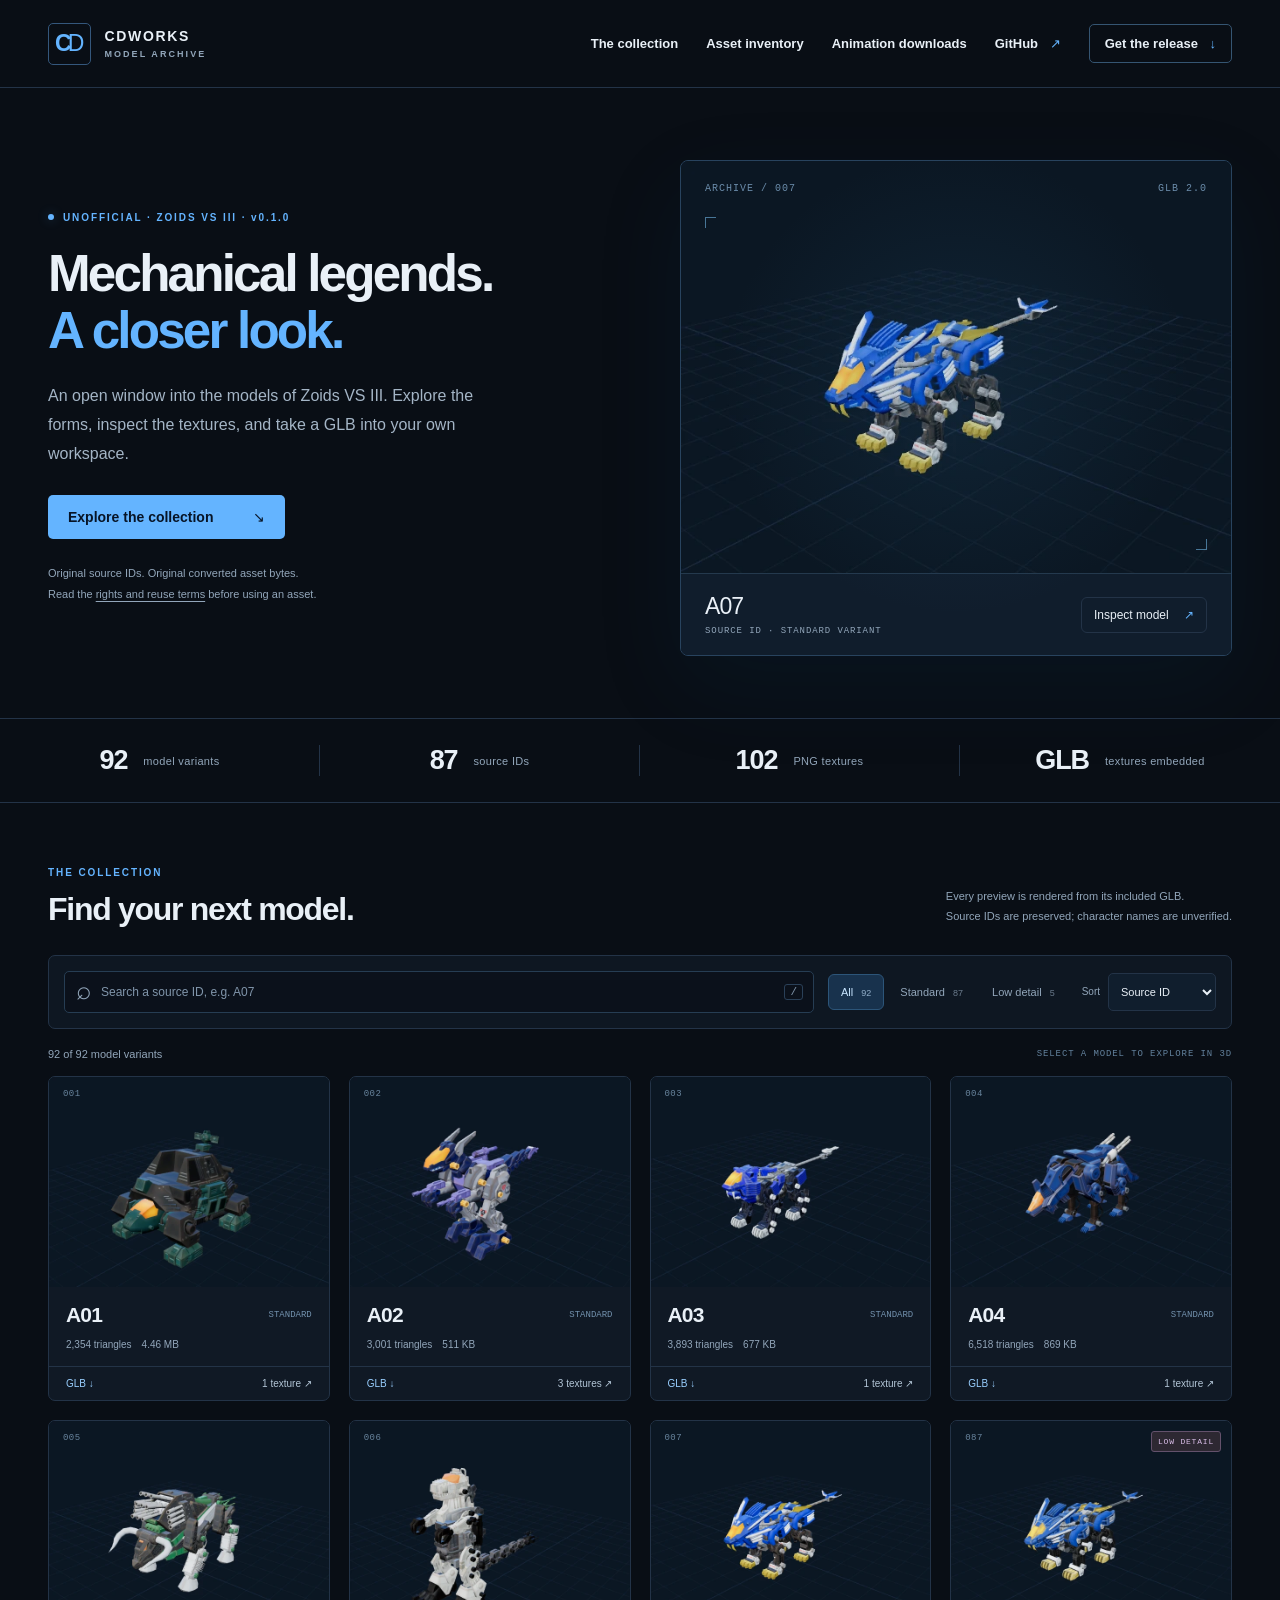
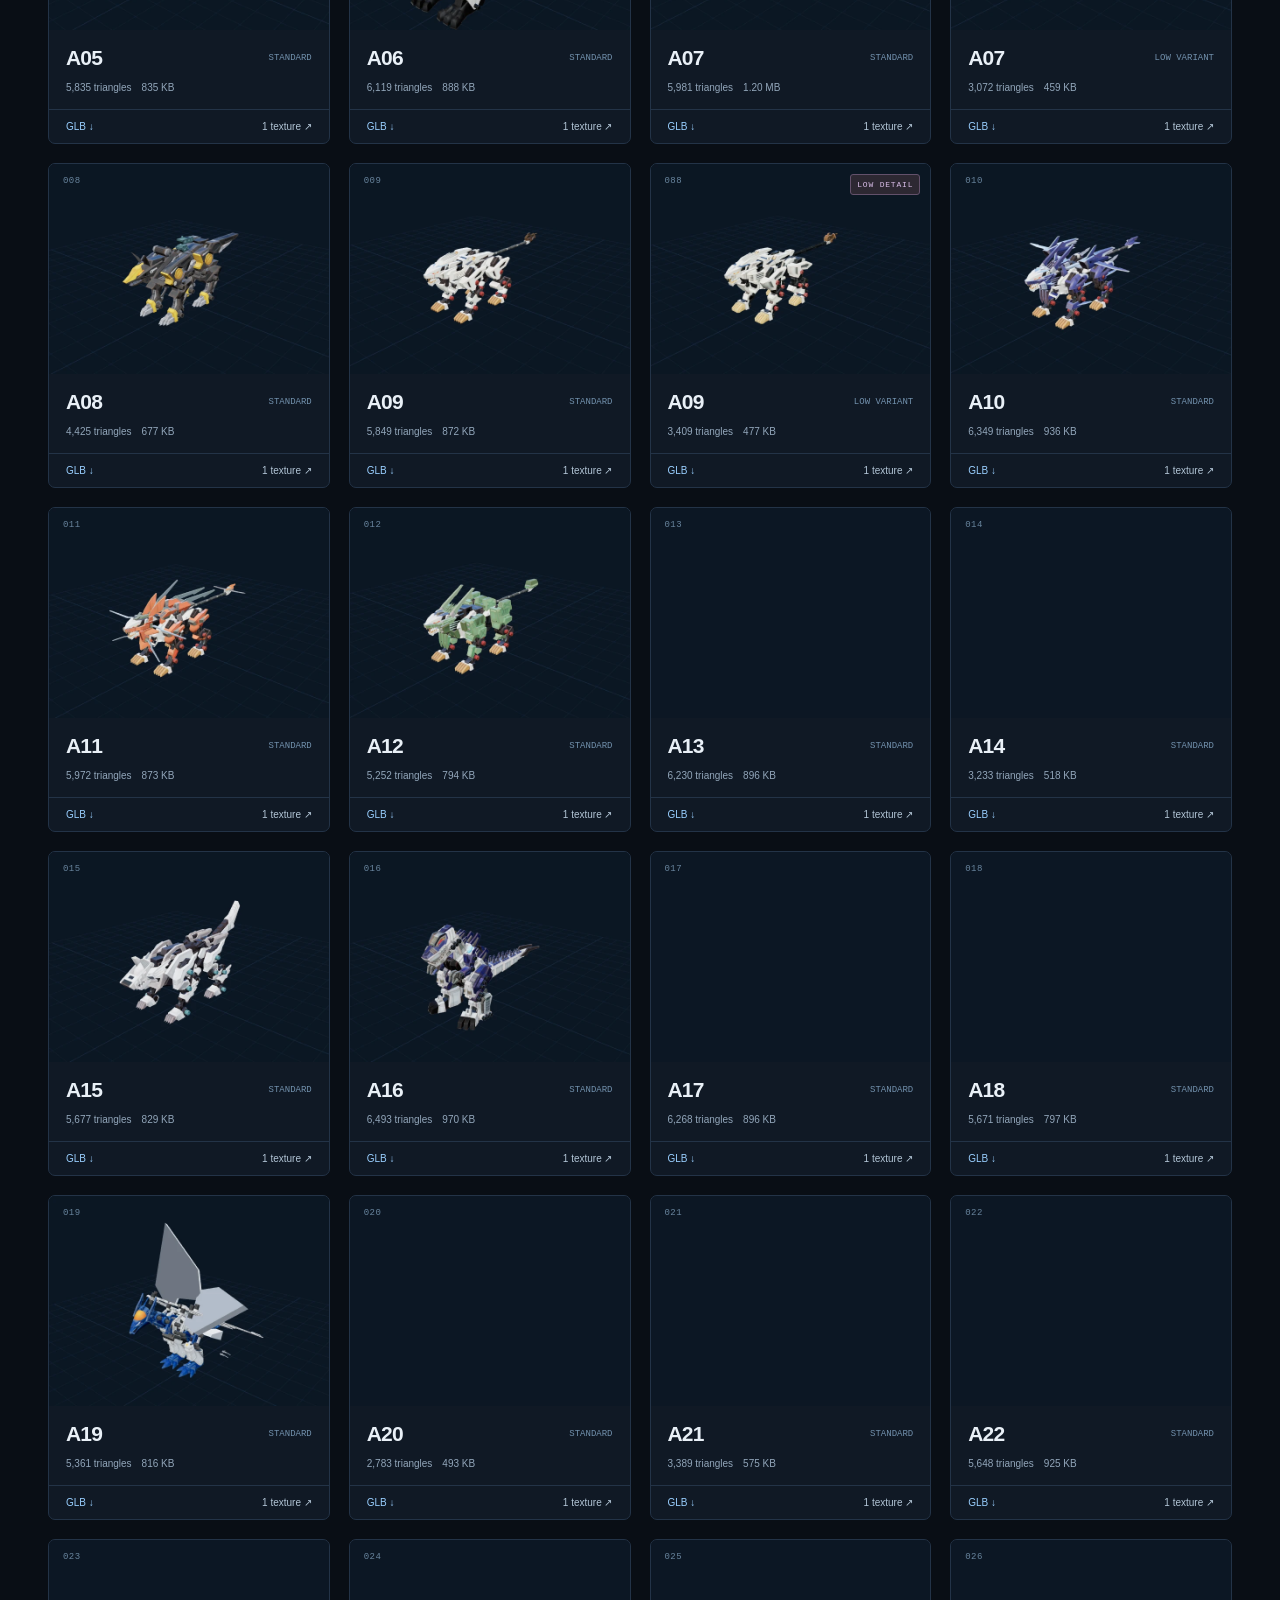
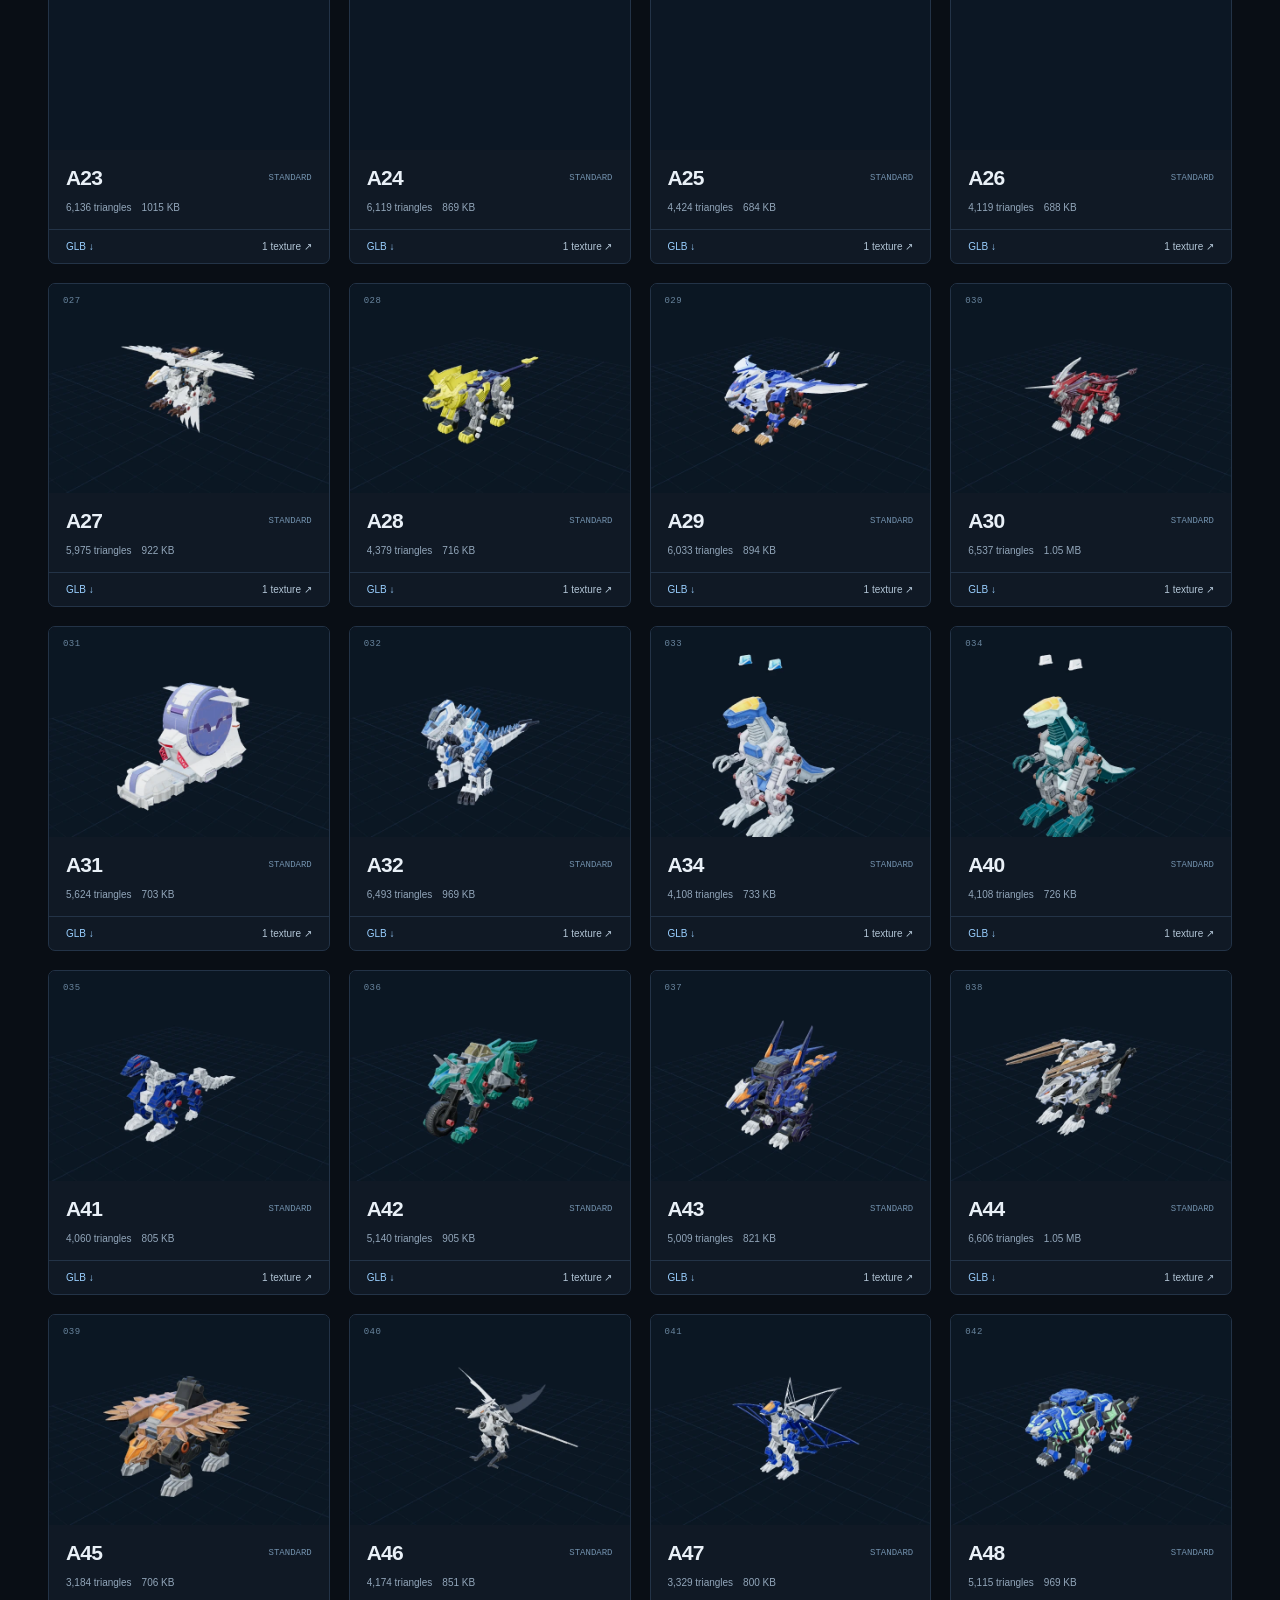
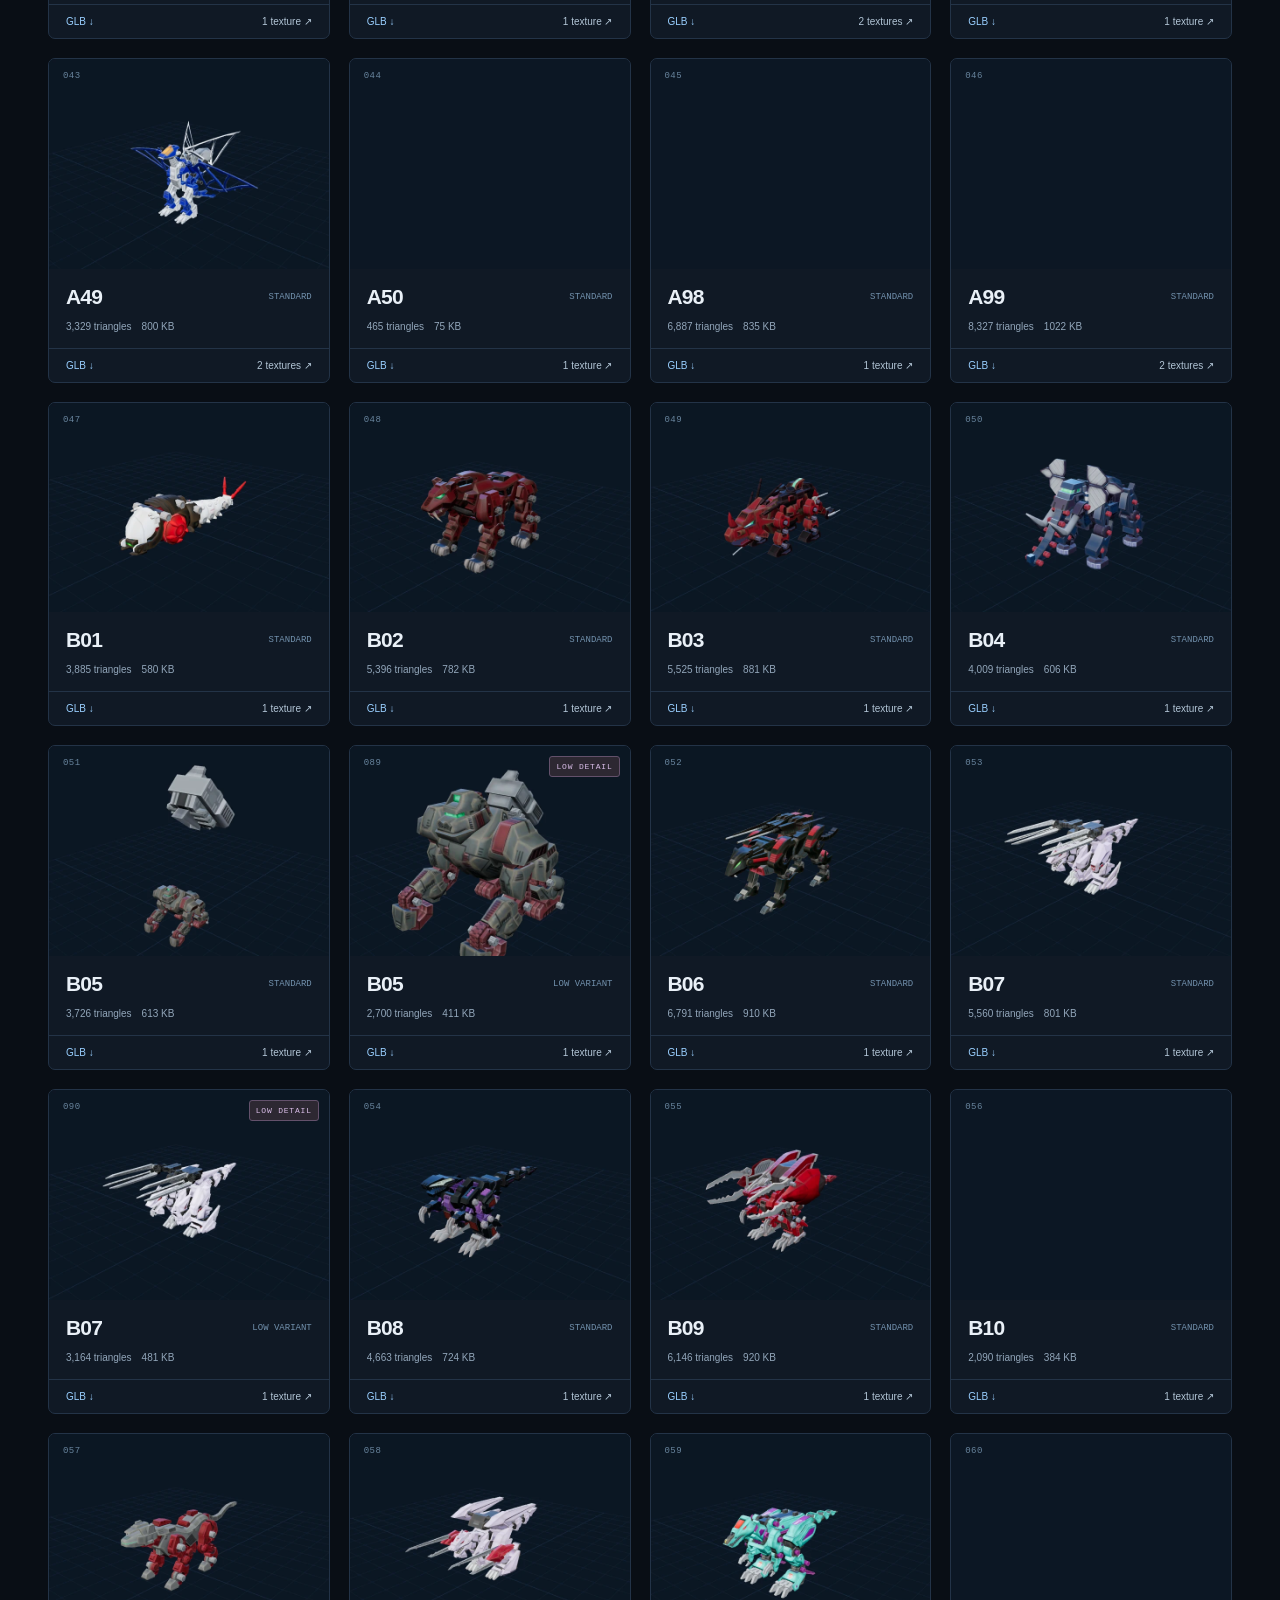
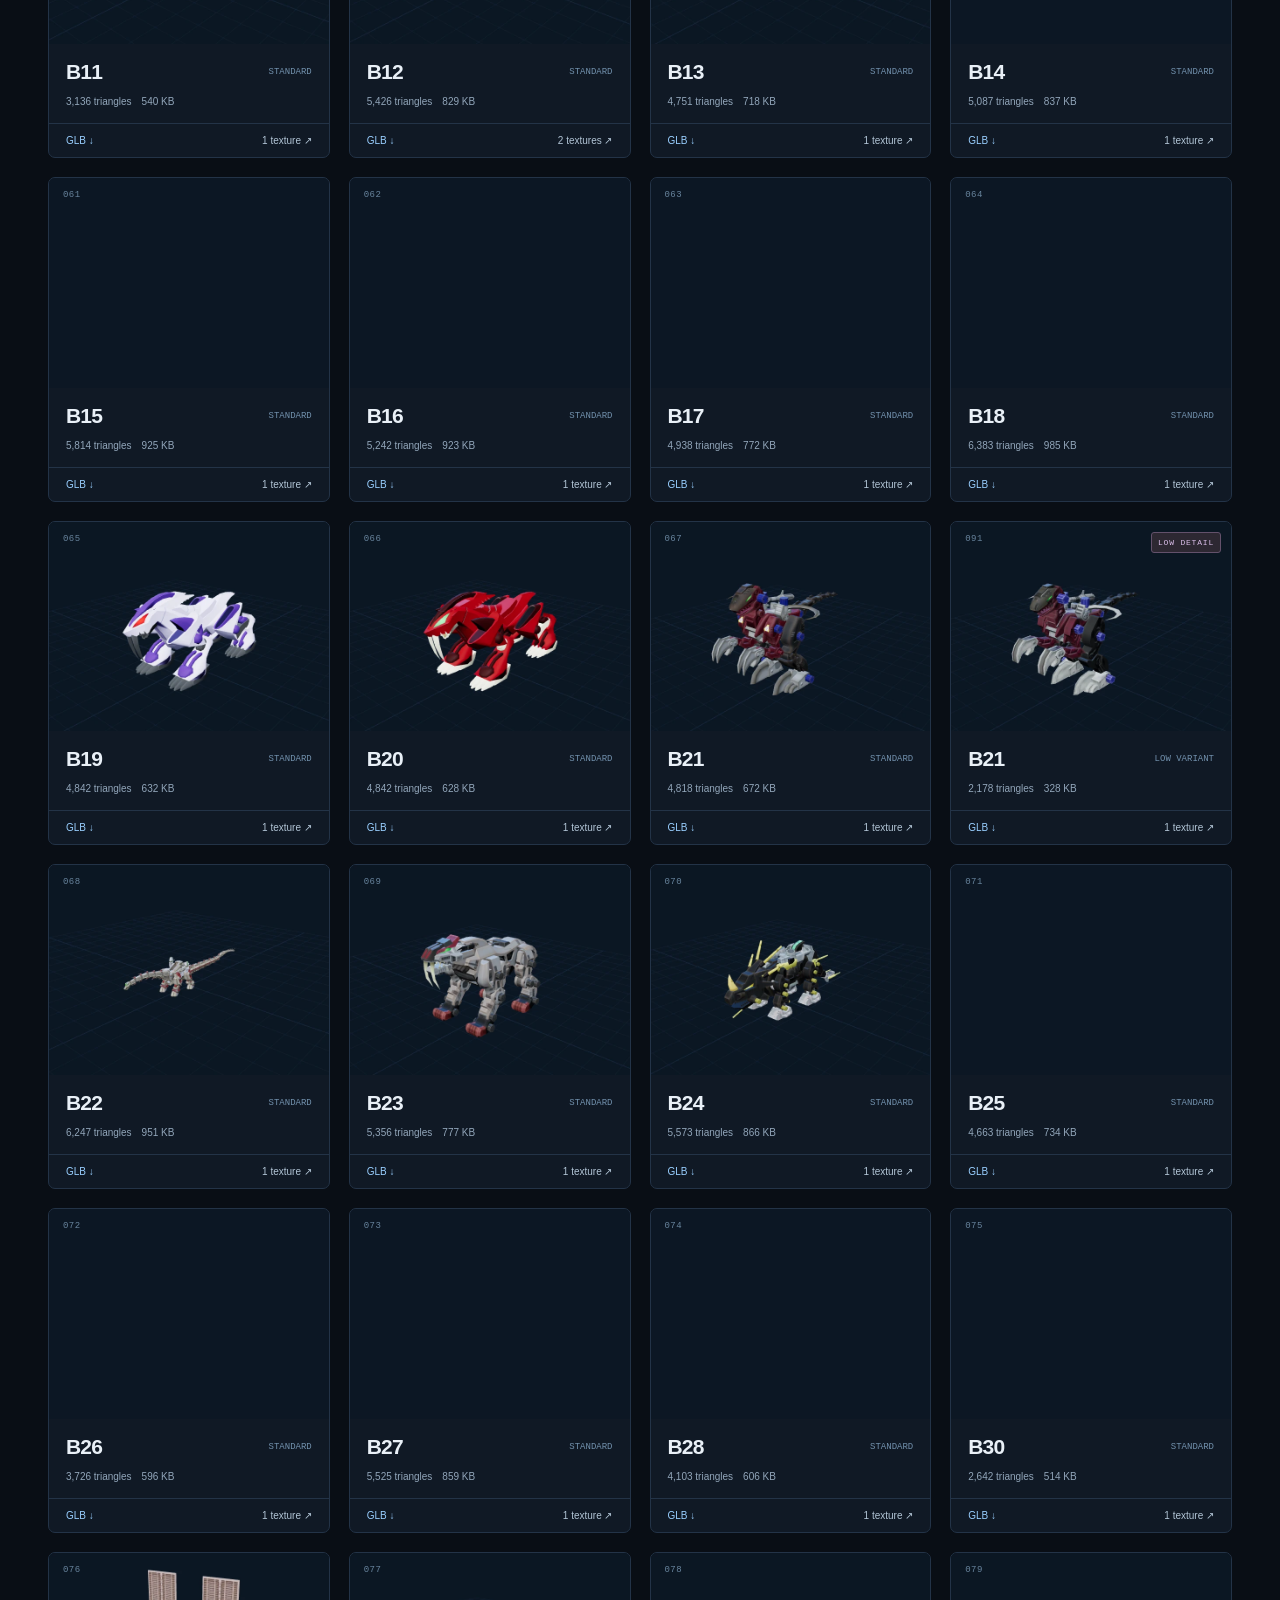
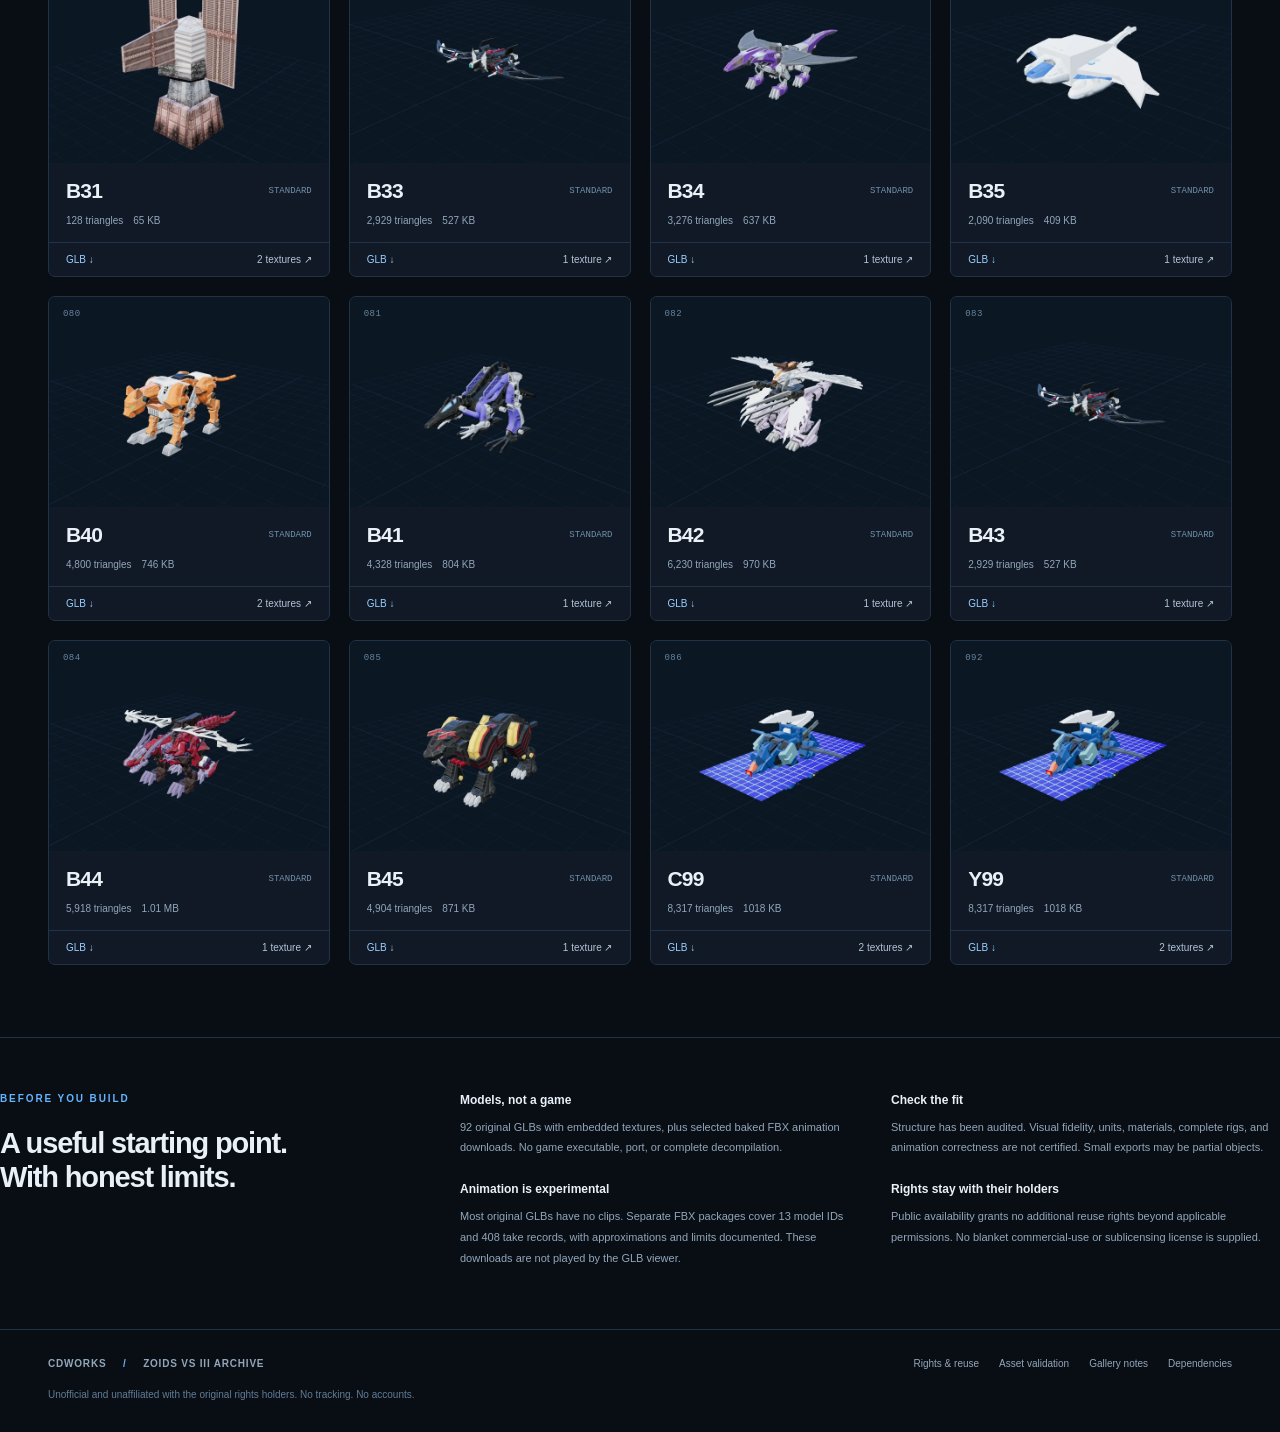
<file: index.html>
<!doctype html>
<html lang="en">
<head>
  <meta charset="utf-8">
  <meta name="viewport" content="width=device-width, initial-scale=1">
  <meta name="color-scheme" content="dark">
  <meta name="description" content="Explore 92 converted Zoids VS III model variants and 102 textures. An unofficial archive with interactive 3D previews and GLB downloads.">
  <title>Zoids VS III — The model archive · CDworks</title>
  <link rel="icon" href="data:image/svg+xml,%3Csvg xmlns='http://www.w3.org/2000/svg' viewBox='0 0 40 40'%3E%3Crect width='40' height='40' rx='10' fill='%230d1928'/%3E%3Cpath d='M10 12h20L14 28h16' fill='none' stroke='%2356adff' stroke-width='4'/%3E%3C/svg%3E">
  <link rel="stylesheet" href="gallery.css?v=fac6012b96d2444b">
  <script type="importmap">{"imports":{"three":"./vendor/three-0.170.0/three.module.min.js"}}</script>
  <script type="module" src="gallery.js"></script>
</head>
<body>
  <a class="skip" href="#collection">Skip to collection</a>
  <header class="site-header">
    <a class="brand" href="./" aria-label="CDworks model archive home"><span class="brand-symbol" aria-hidden="true">C<span>D</span></span><span>CDWORKS<span class="brand-sub">MODEL ARCHIVE</span></span></a>
    <nav aria-label="Main navigation"><a class="nav-archive" href="#collection">The collection</a><a href="inventory/">Asset inventory</a><a href="animations/">Animation downloads</a><a href="https://github.com/CDworks-Design/zoids-vs3-assets">GitHub <span aria-hidden="true">↗</span></a><a class="nav-release" href="https://github.com/CDworks-Design/zoids-vs3-assets/releases/tag/v0.1.0">Get the release <span aria-hidden="true">↓</span></a></nav>
  </header>
  <main>
    <section class="hero" aria-labelledby="hero-title">
      <div class="hero-copy"><p class="eyebrow"><span></span>UNOFFICIAL · ZOIDS VS III · v0.1.0</p><h1 id="hero-title">Mechanical legends.<br><em>A closer look.</em></h1><p class="hero-description">An open window into the models of Zoids VS III. Explore the forms, inspect the textures, and take a GLB into your own workspace.</p><a class="primary-link" href="#collection">Explore the collection <span aria-hidden="true">↘</span></a><p class="hero-note">Original source IDs. Original converted asset bytes.<br>Read the <a href="https://github.com/CDworks-Design/zoids-vs3-assets/blob/v0.1.0/ASSET_RIGHTS.md">rights and reuse terms</a> before using an asset.</p></div>
      <div class="hero-art"><div class="crosshair crosshair-a" aria-hidden="true"></div><div class="crosshair crosshair-b" aria-hidden="true"></div><div class="art-label"><span>ARCHIVE / 007</span><span>GLB 2.0</span></div><img src="thumbnails/zoid__a07.webp" width="640" height="480" alt="Rendered preview of the converted A07 model" fetchpriority="high"><div class="art-caption"><span><strong>A07</strong><small>SOURCE ID · STANDARD VARIANT</small></span><button type="button" id="hero-inspect">Inspect model <span aria-hidden="true">↗</span></button></div></div>
    </section>
    <div class="stats" aria-label="Collection summary"><p><strong>92</strong><span>model variants</span></p><p><strong>87</strong><span>source IDs</span></p><p><strong>102</strong><span>PNG textures</span></p><p><strong>GLB</strong><span>textures embedded</span></p></div>
    <section class="collection" id="collection" aria-labelledby="collection-title">
      <div class="section-heading"><div><p class="eyebrow">THE COLLECTION</p><h2 id="collection-title">Find your next model.</h2></div><p>Every preview is rendered from its included GLB.<br>Source IDs are preserved; character names are unverified.</p></div>
      <div class="toolbar"><div class="search-wrap"><span aria-hidden="true">⌕</span><label class="sr-only" for="search">Search source ID</label><input id="search" type="search" placeholder="Search a source ID, e.g. A07" autocomplete="off"><kbd aria-hidden="true">/</kbd></div><div class="filter-group" role="group" aria-label="Variant filter"><button type="button" data-filter="all" aria-pressed="true">All <span>92</span></button><button type="button" data-filter="standard" aria-pressed="false">Standard <span>87</span></button><button type="button" data-filter="low" aria-pressed="false">Low detail <span>5</span></button></div><label class="sort-label" for="sort">Sort<select id="sort"><option value="id">Source ID</option><option value="size">File size</option><option value="triangles">Triangle count</option></select></label></div>
      <div class="results-bar"><p id="result-count" role="status" aria-live="polite">Loading collection…</p><span>SELECT A MODEL TO EXPLORE IN 3D</span></div>
      <div id="grid" class="model-grid" aria-label="Model collection"></div>
      <div id="collection-error" class="empty-state" hidden><h3>The collection could not load.</h3><p>Check your connection and try again. The assets are also available on GitHub.</p><button type="button" id="retry-catalog">Try again</button><a href="https://github.com/CDworks-Design/zoids-vs3-assets/tree/v0.1.0/models">Browse asset files ↗</a></div>
      <div id="empty" class="empty-state" hidden><h3>No models match that search.</h3><p>Try a source ID such as A01 or B12, or clear the filters.</p><button type="button" id="clear-filters">Clear filters</button></div>
      <noscript><p class="empty-state">JavaScript is needed for the interactive collection. <a href="https://github.com/CDworks-Design/zoids-vs3-assets/blob/v0.1.0/INDEX.md">Browse the model index on GitHub.</a></p></noscript>
    </section>
    <section class="collection-notes" aria-labelledby="notes-title"><div><p class="eyebrow">BEFORE YOU BUILD</p><h2 id="notes-title">A useful starting point.<br>With honest limits.</h2></div><div class="note-columns"><div><h3>Models, not a game</h3><p>92 original GLBs with embedded textures, plus selected baked FBX animation downloads. No game executable, port, or complete decompilation.</p></div><div><h3>Check the fit</h3><p>Structure has been audited. Visual fidelity, units, materials, complete rigs, and animation correctness are not certified. Small exports may be partial objects.</p></div><div><h3>Animation is experimental</h3><p>Most original GLBs have no clips. Separate <a href="animations/">FBX packages cover 13 model IDs and 408 take records</a>, with approximations and limits documented. These downloads are not played by the GLB viewer.</p></div><div><h3>Rights stay with their holders</h3><p>Public availability grants no additional reuse rights beyond applicable permissions. No blanket commercial-use or sublicensing license is supplied.</p></div></div></section>
  </main>
  <footer><span>CDWORKS <span class="footer-dot">/</span> ZOIDS VS III ARCHIVE</span><div><a href="https://github.com/CDworks-Design/zoids-vs3-assets/blob/v0.1.0/ASSET_RIGHTS.md">Rights & reuse</a><a href="https://github.com/CDworks-Design/zoids-vs3-assets/blob/v0.1.0/VALIDATION.md">Asset validation</a><a href="GALLERY_NOTES.md">Gallery notes</a><a href="DEPENDENCIES.md">Dependencies</a></div><p>Unofficial and unaffiliated with the original rights holders. No tracking. No accounts.</p></footer>
  <dialog id="model-dialog" aria-labelledby="model-title">
    <div class="dialog-header"><div><p class="eyebrow">MODEL INSPECTOR</p><h2 id="model-title">Model</h2></div><button type="button" id="close-viewer" class="icon-button" aria-label="Close model viewer">×</button></div>
    <div class="inspector-layout"><div class="viewer-column"><div class="viewport" id="viewport" tabindex="0" role="group" aria-label="Interactive model. Drag to orbit, scroll or pinch to zoom. Arrow keys orbit, plus and minus zoom, R resets."><div class="viewer-status" id="viewer-status" role="status" aria-live="polite">Loading model…</div></div><div class="viewer-controls" role="group" aria-label="Camera controls"><button type="button" id="orbit-left" aria-label="Orbit left">↶</button><button type="button" id="orbit-right" aria-label="Orbit right">↷</button><button type="button" id="zoom-in" aria-label="Zoom in">+</button><button type="button" id="zoom-out" aria-label="Zoom out">−</button><button type="button" id="reset-view">Reset view</button><button type="button" id="retry-model" hidden>Retry model</button></div><p class="viewer-help">Drag to orbit · scroll / pinch to zoom · arrow keys to orbit · R to reset</p></div><aside class="model-details"><span id="variant-badge" class="badge"></span><dl id="model-facts"></dl><a id="download-model" class="download-primary" download>Download GLB <span aria-hidden="true">↓</span></a><p class="muted tiny">Includes its textures. Original file, unchanged.</p><section class="animation-controls" id="animation-controls" hidden><h3>Experimental clips</h3><p id="animation-note"></p><label for="clip">Clip</label><select id="clip"></select><div class="playback-actions"><button type="button" id="play-clip">Play once</button><button type="button" id="stop-clip">Stop / reset</button></div><p id="playback-status" class="tiny" role="status" aria-live="polite">Playback is opt-in; clips do not auto-loop.</p></section><section class="texture-section"><h3 id="textures-title">Textures</h3><div id="texture-list"></div></section><p class="rights-reminder">Preview appearance is approximate. <a href="https://github.com/CDworks-Design/zoids-vs3-assets/blob/v0.1.0/ASSET_RIGHTS.md">Review reuse terms ↗</a></p></aside></div>
  </dialog>
</body>
</html>
</file>
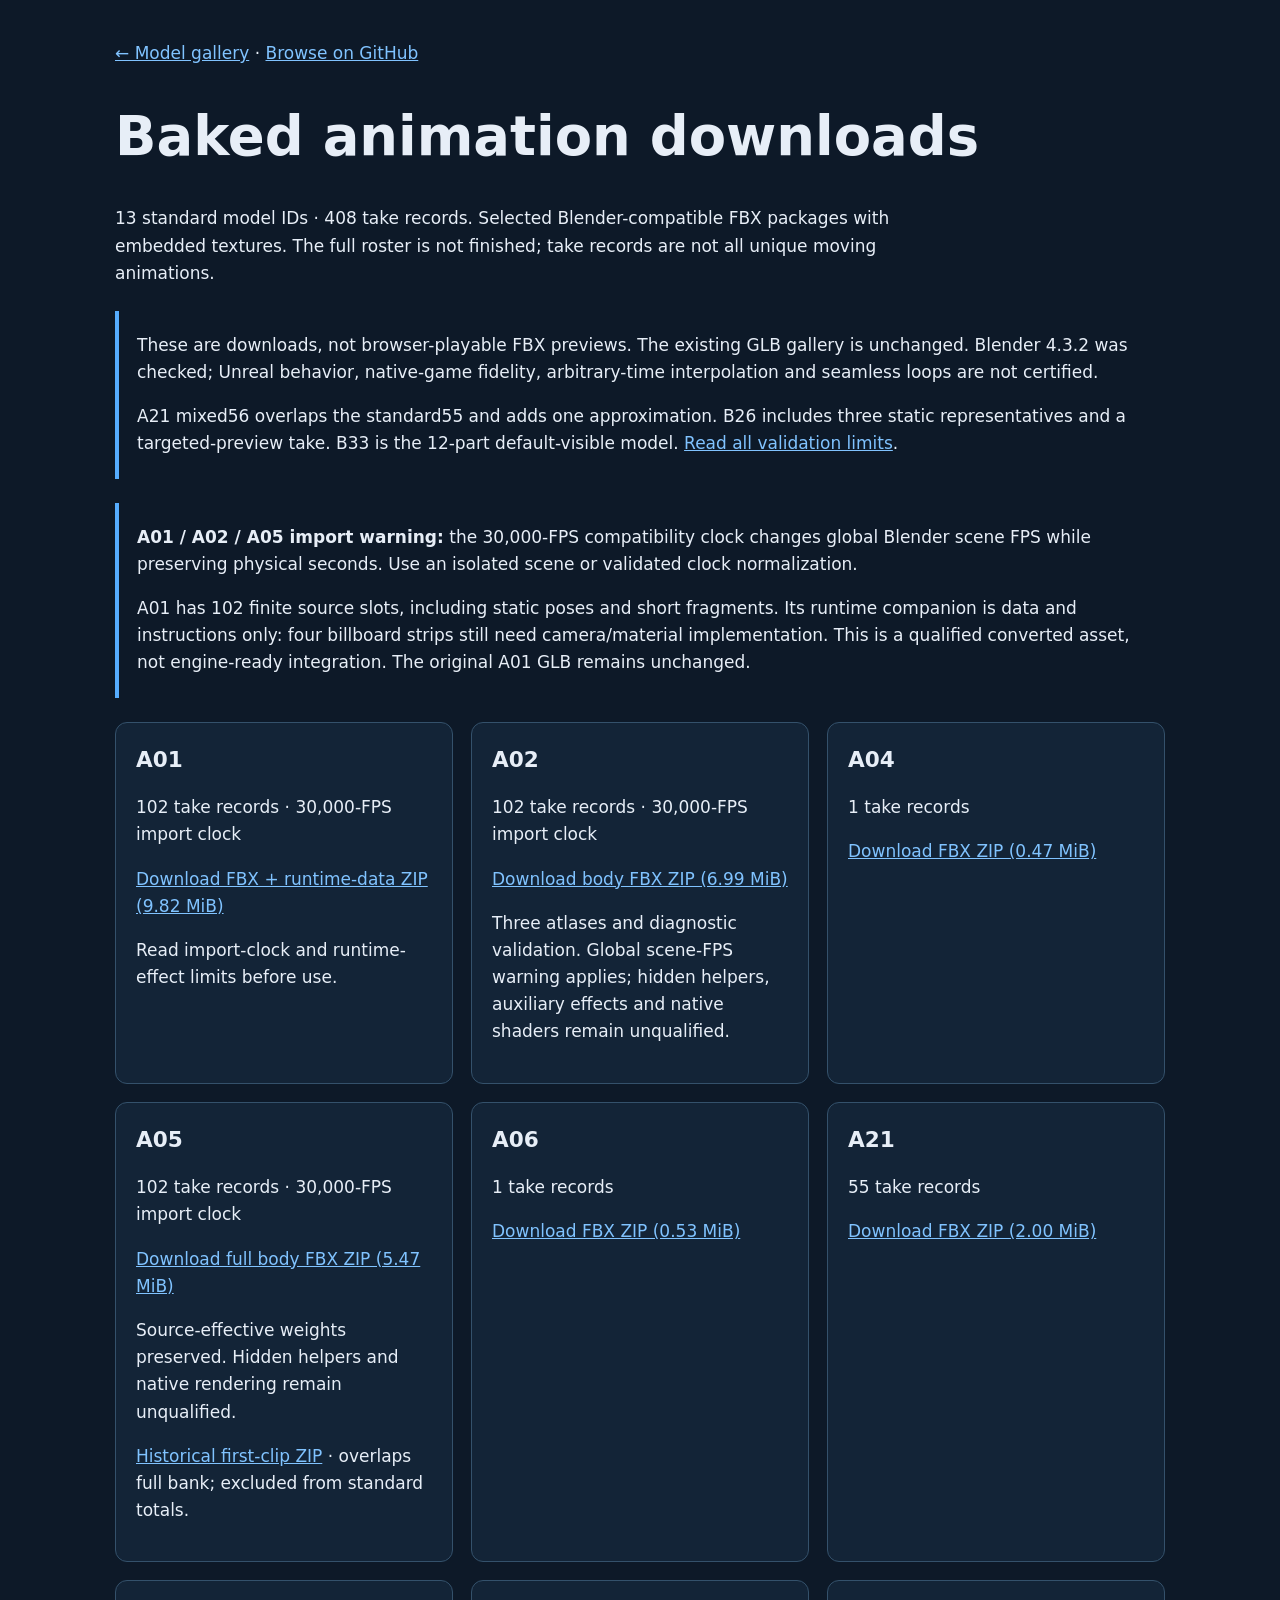
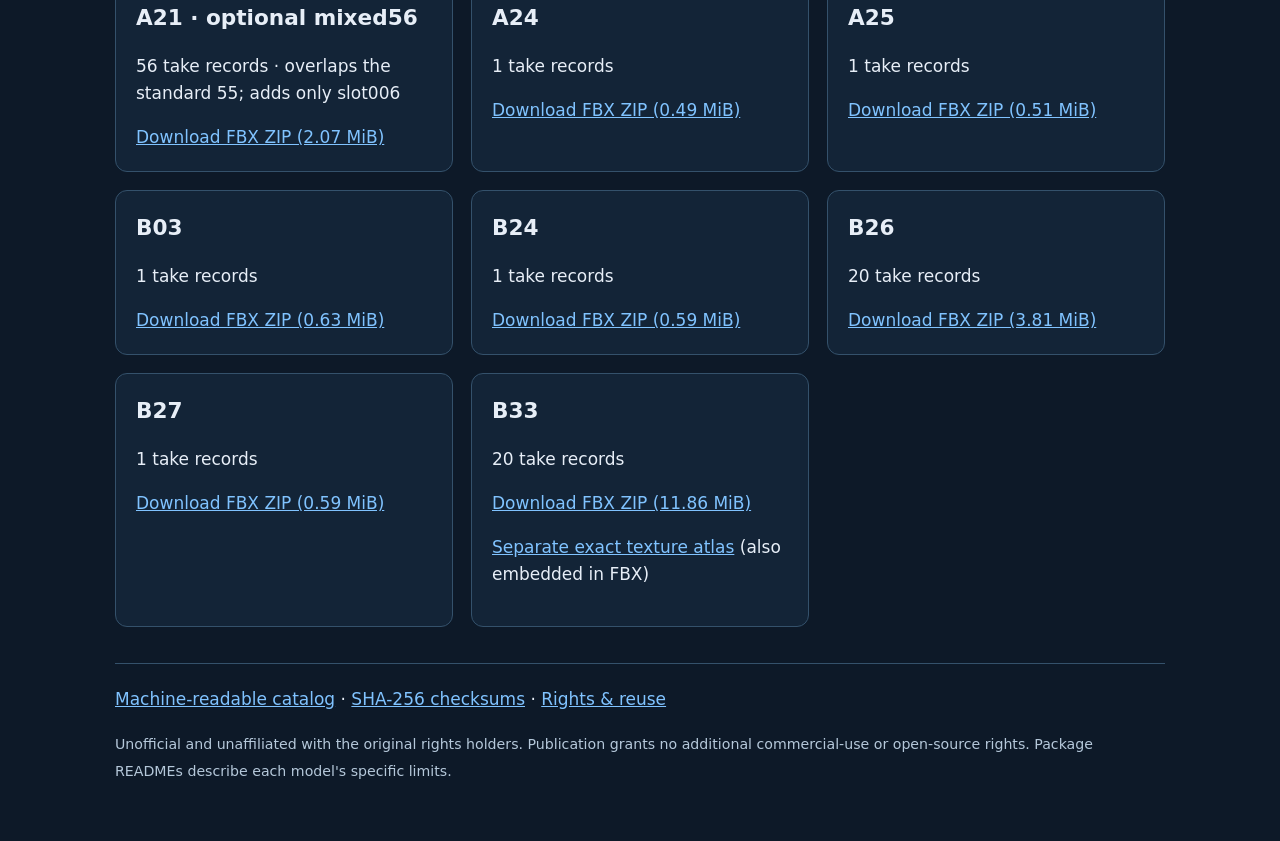
<file: animations/index.html>
<!doctype html>
<html lang="en"><head><meta charset="utf-8"><meta name="viewport" content="width=device-width, initial-scale=1"><title>Zoids animation downloads · CDworks</title><meta name="description" content="Experimental baked FBX animation downloads for 13 Zoids VS III source IDs, with documented compatibility limits."><style>body{margin:0;background:#0d1928;color:#e7eef7;font:17px/1.6 system-ui,sans-serif}main{max-width:1050px;margin:auto;padding:40px 24px}a{color:#80c3ff}h1{line-height:1.2;font-size:clamp(2rem,5vw,3.4rem)}.lead{max-width:850px}ul{list-style:none;padding:0;display:grid;grid-template-columns:repeat(auto-fit,minmax(260px,1fr));gap:18px}li{border:1px solid #34516b;border-radius:12px;padding:20px;background:#132437}li h2{font-size:1.35rem;margin:0}small{color:#b5c8da}.notice{border-left:4px solid #56adff;padding:4px 18px;margin:24px 0}footer{margin-top:36px;border-top:1px solid #34516b;padding-top:22px}</style></head>
<body><main><nav><a href="../">← Model gallery</a> · <a href="https://github.com/CDworks-Design/zoids-vs3-assets/tree/main/animations">Browse on GitHub</a></nav><h1>Baked animation downloads</h1><p class="lead">13 standard model IDs · 408 take records. Selected Blender-compatible FBX packages with embedded textures. The full roster is not finished; take records are not all unique moving animations.</p>
<div class="notice"><p>These are downloads, not browser-playable FBX previews. The existing GLB gallery is unchanged. Blender 4.3.2 was checked; Unreal behavior, native-game fidelity, arbitrary-time interpolation and seamless loops are not certified.</p><p>A21 mixed56 overlaps the standard55 and adds one approximation. B26 includes three static representatives and a targeted-preview take. B33 is the 12-part default-visible model. <a href="https://github.com/CDworks-Design/zoids-vs3-assets/blob/main/animations/README.md">Read all validation limits</a>.</p></div>
<div class="notice"><p><strong>A01 / A02 / A05 import warning:</strong> the 30,000-FPS compatibility clock changes global Blender scene FPS while preserving physical seconds. Use an isolated scene or validated clock normalization.</p><p>A01 has 102 finite source slots, including static poses and short fragments. Its runtime companion is data and instructions only: four billboard strips still need camera/material implementation. This is a qualified converted asset, not engine-ready integration. The original A01 GLB remains unchanged.</p></div>
<ul><li><h2>A01</h2><p>102 take records · 30,000-FPS import clock</p><a href="downloads/A01_102_TAKES_IMPORTCLOCK30000.zip" download>Download FBX + runtime-data ZIP (9.82 MiB)</a><p>Read import-clock and runtime-effect limits before use.</p></li>
<li><h2>A02</h2><p>102 take records · 30,000-FPS import clock</p><a href="downloads/A02_102_TAKES_IMPORTCLOCK30000.zip" download>Download body FBX ZIP (6.99 MiB)</a><p>Three atlases and diagnostic validation. Global scene-FPS warning applies; hidden helpers, auxiliary effects and native shaders remain unqualified.</p></li>
<li><h2>A04</h2><p>1 take records</p><a href="downloads/A04-blender-compat-1-takes.zip" download>Download FBX ZIP (0.47 MiB)</a></li>
<li><h2>A05</h2><p>102 take records · 30,000-FPS import clock</p><a href="downloads/A05_102_TAKES_IMPORTCLOCK30000.zip" download>Download full body FBX ZIP (5.47 MiB)</a><p>Source-effective weights preserved. Hidden helpers and native rendering remain unqualified.</p><p><a href="downloads/A05-blender-compat-1-takes.zip" download>Historical first-clip ZIP</a> · overlaps full bank; excluded from standard totals.</p></li>
<li><h2>A06</h2><p>1 take records</p><a href="downloads/A06-blender-compat-1-takes.zip" download>Download FBX ZIP (0.53 MiB)</a></li>
<li><h2>A21</h2><p>55 take records</p><a href="downloads/A21-blender-compat-55-takes.zip" download>Download FBX ZIP (2.00 MiB)</a></li>
<li><h2>A21 · optional mixed56</h2><p>56 take records · overlaps the standard 55; adds only slot006</p><a href="downloads/A21-mixed56-approximation-56-takes.zip" download>Download FBX ZIP (2.07 MiB)</a></li>
<li><h2>A24</h2><p>1 take records</p><a href="downloads/A24-blender-compat-1-takes.zip" download>Download FBX ZIP (0.49 MiB)</a></li>
<li><h2>A25</h2><p>1 take records</p><a href="downloads/A25-blender-compat-1-takes.zip" download>Download FBX ZIP (0.51 MiB)</a></li>
<li><h2>B03</h2><p>1 take records</p><a href="downloads/B03-blender-compat-1-takes.zip" download>Download FBX ZIP (0.63 MiB)</a></li>
<li><h2>B24</h2><p>1 take records</p><a href="downloads/B24-blender-compat-1-takes.zip" download>Download FBX ZIP (0.59 MiB)</a></li>
<li><h2>B26</h2><p>20 take records</p><a href="downloads/B26-blender-compat-20-takes.zip" download>Download FBX ZIP (3.81 MiB)</a></li>
<li><h2>B27</h2><p>1 take records</p><a href="downloads/B27-blender-compat-1-takes.zip" download>Download FBX ZIP (0.59 MiB)</a></li>
<li><h2>B33</h2><p>20 take records</p><a href="downloads/B33-blender-compat-20-takes.zip" download>Download FBX ZIP (11.86 MiB)</a><p><a href="downloads/b33_tex_014560_cmpr.png" download>Separate exact texture atlas</a> (also embedded in FBX)</p></li></ul><footer><a href="catalog.json">Machine-readable catalog</a> · <a href="SHA256SUMS">SHA-256 checksums</a> · <a href="https://github.com/CDworks-Design/zoids-vs3-assets/blob/main/ASSET_RIGHTS.md">Rights &amp; reuse</a><p><small>Unofficial and unaffiliated with the original rights holders. Publication grants no additional commercial-use or open-source rights. Package READMEs describe each model's specific limits.</small></p></footer></main></body></html>
</file>
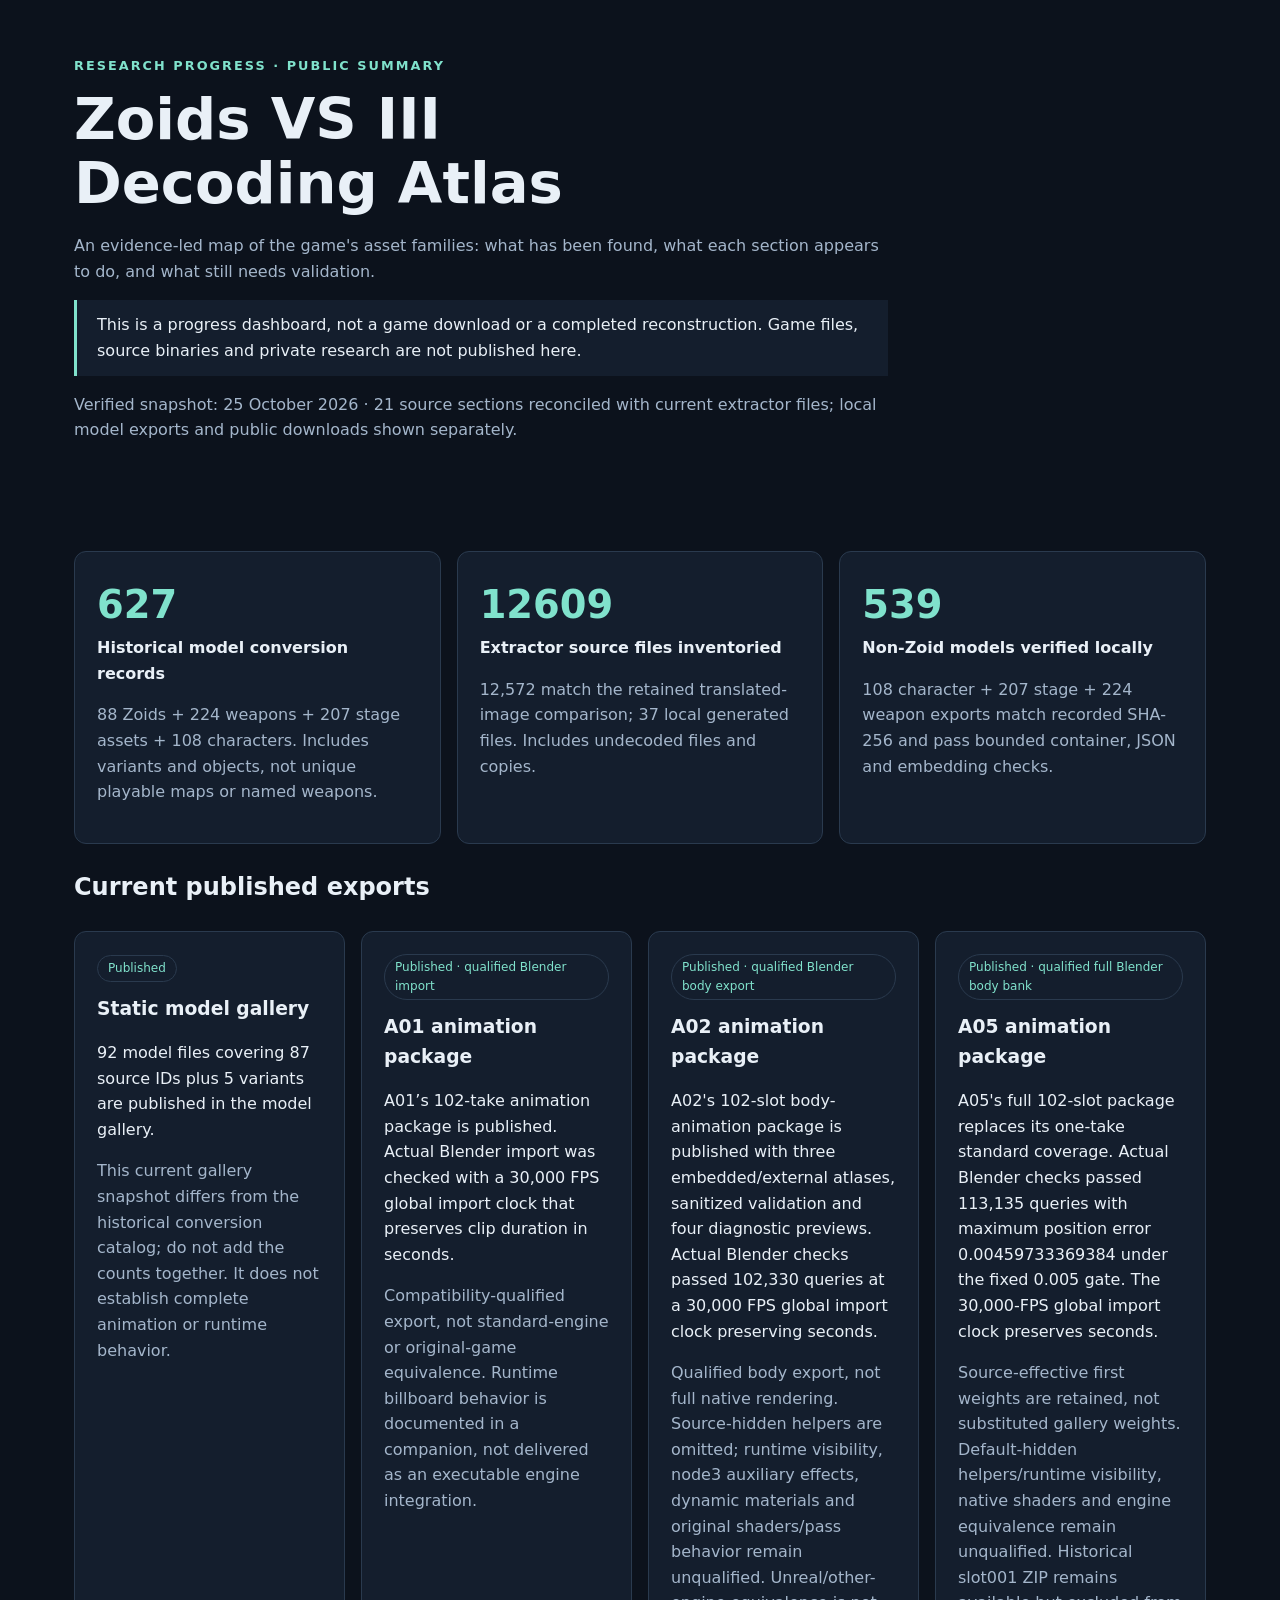
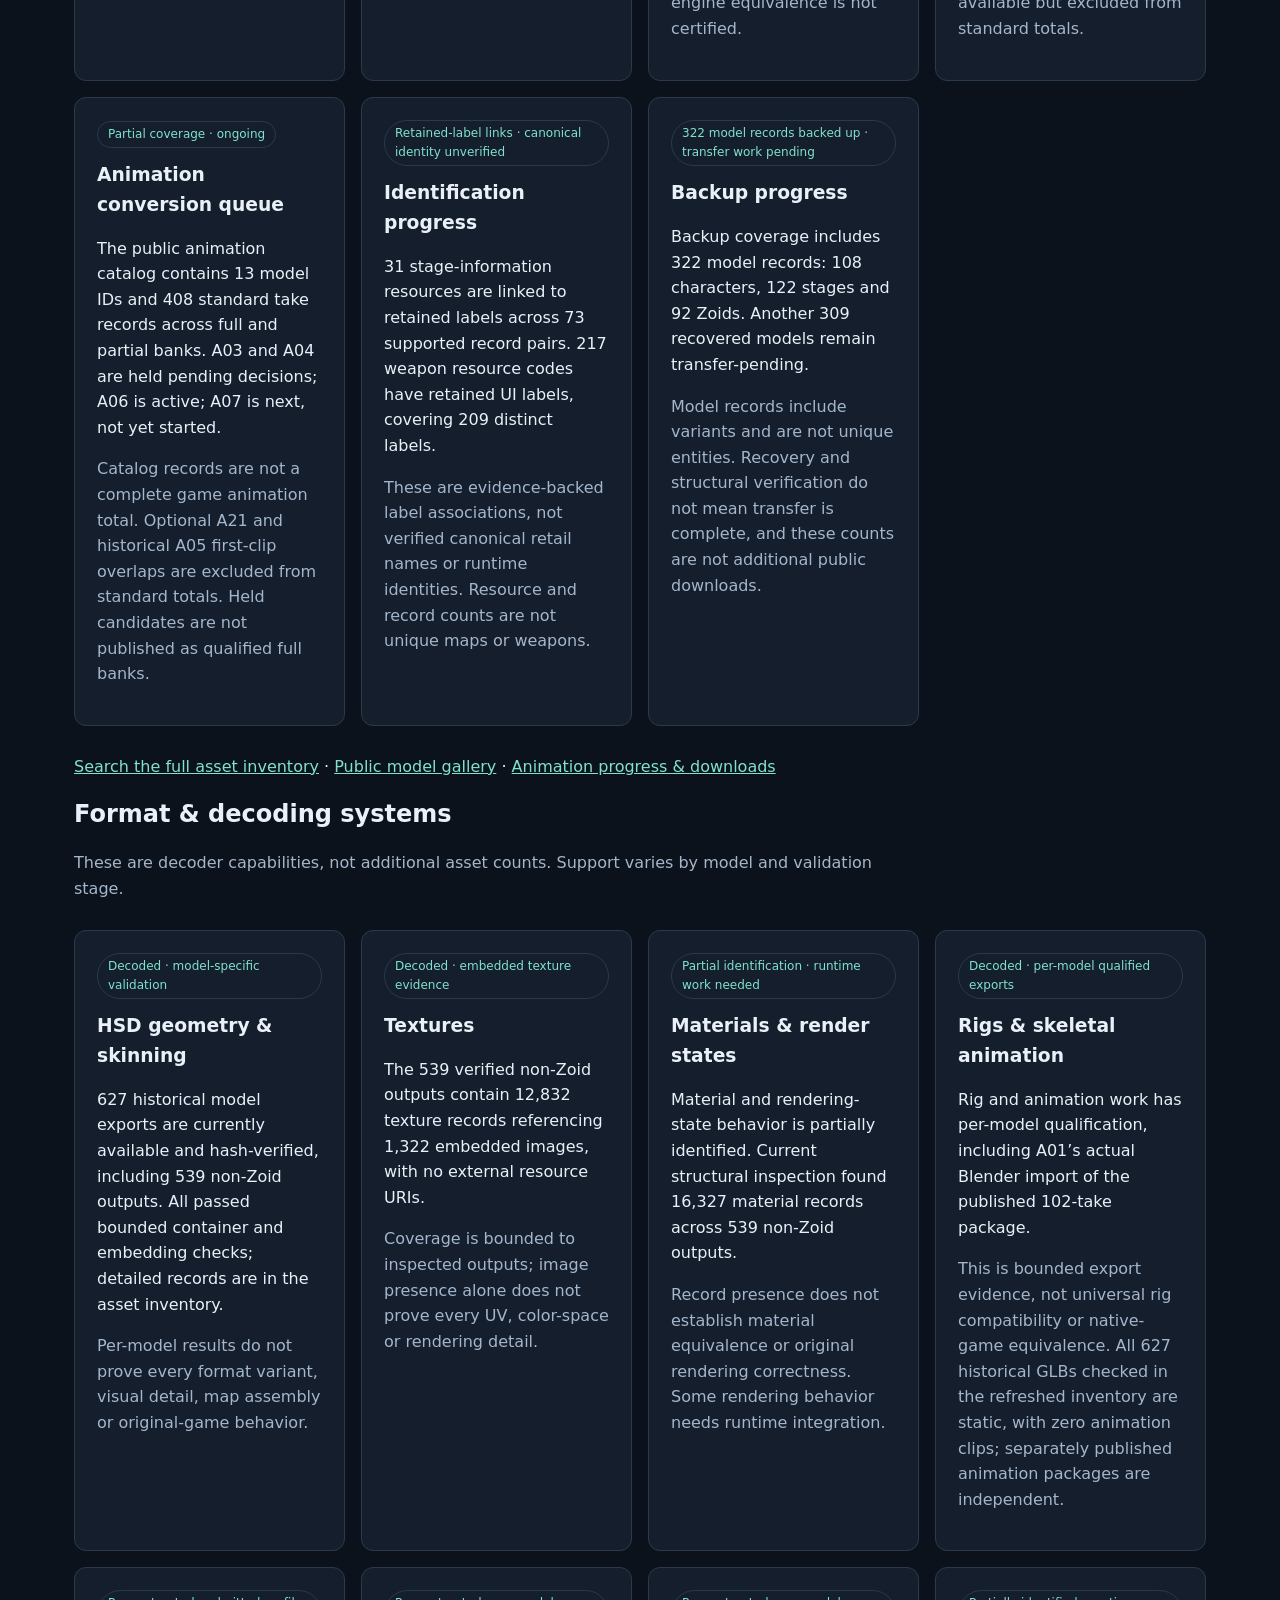
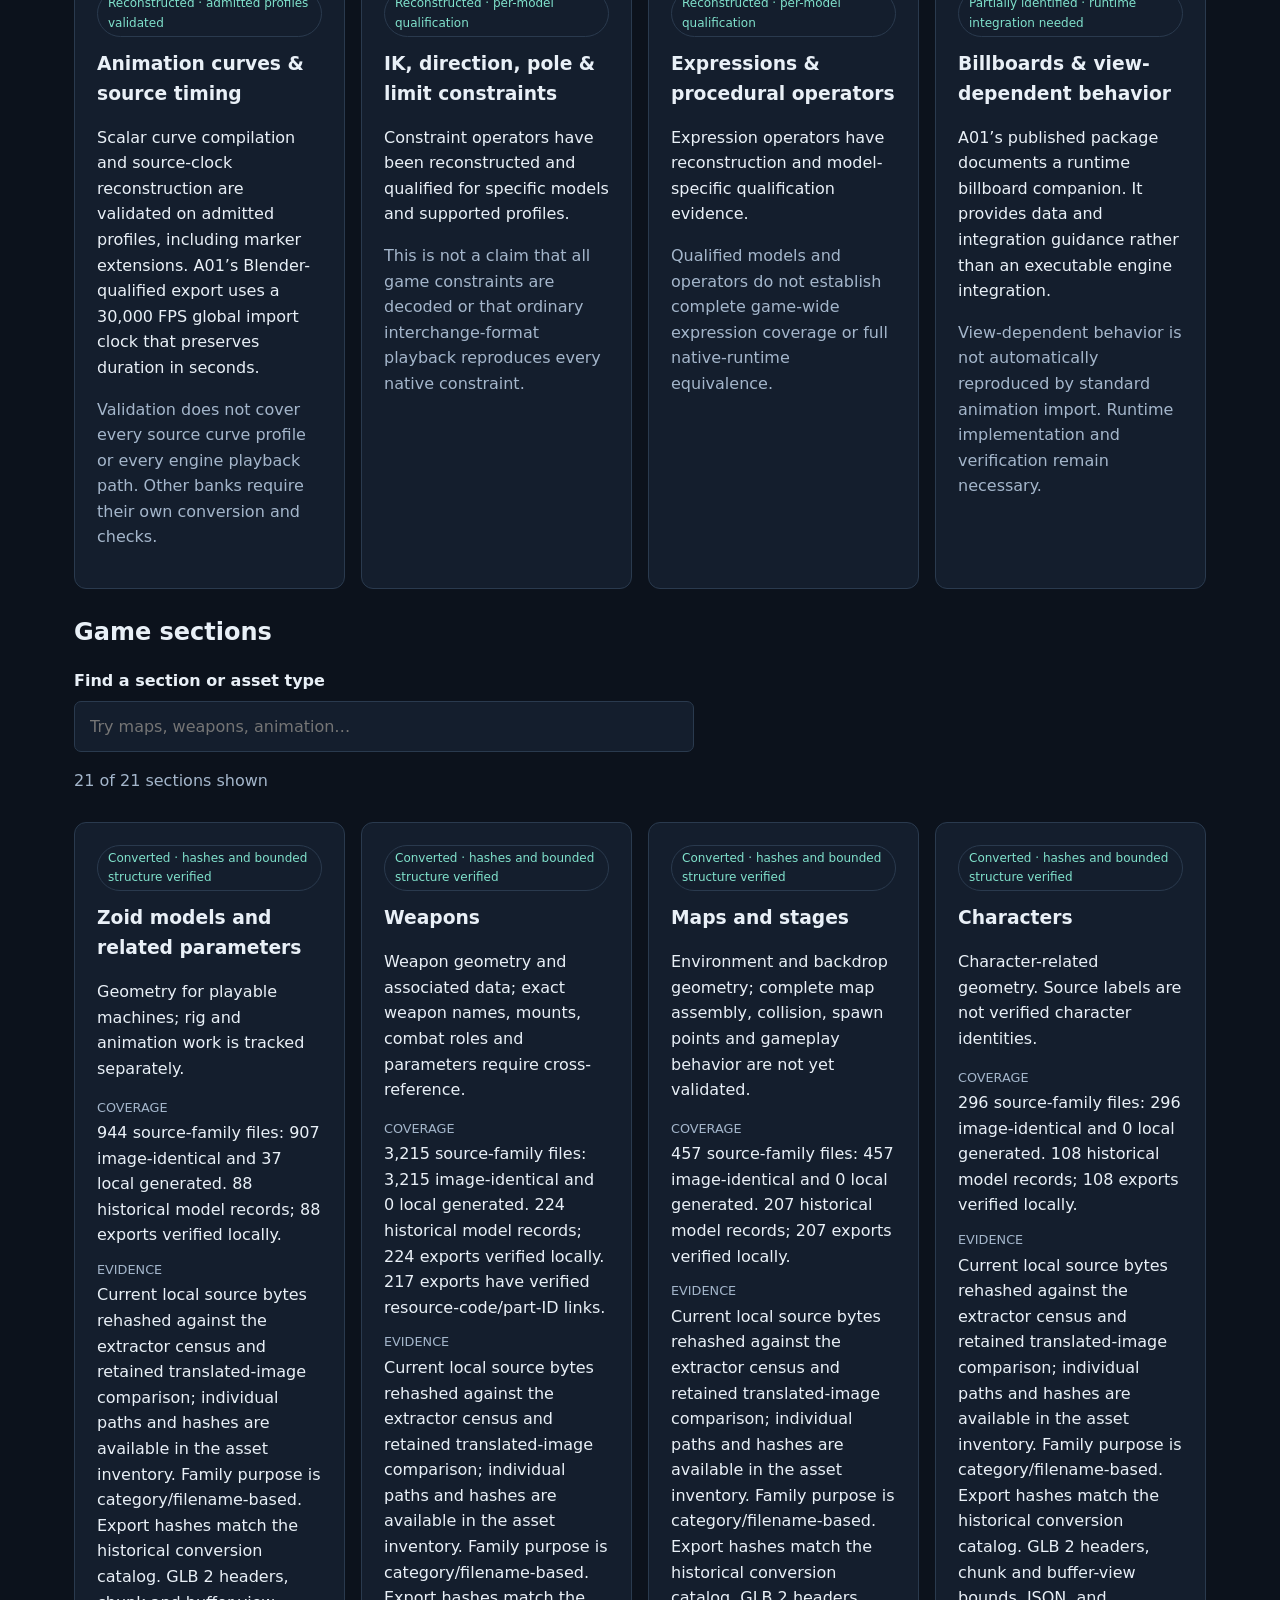
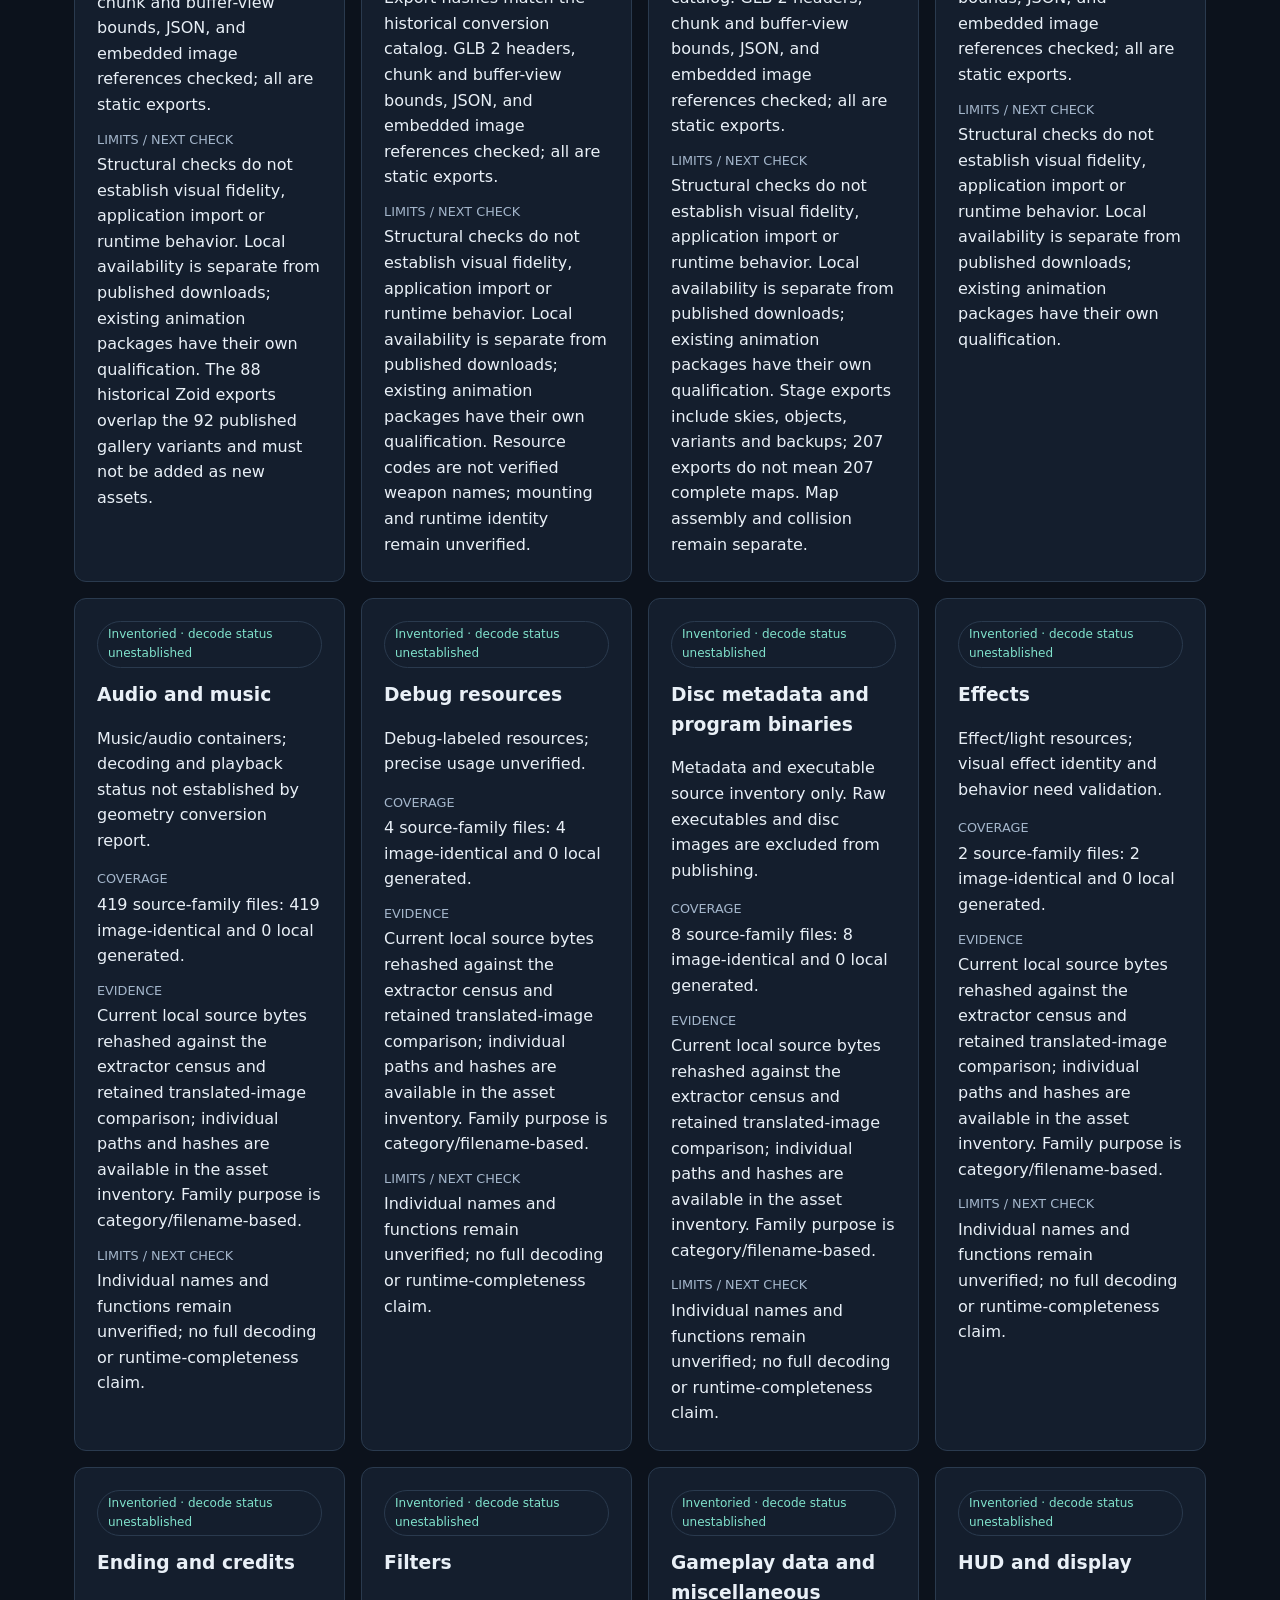
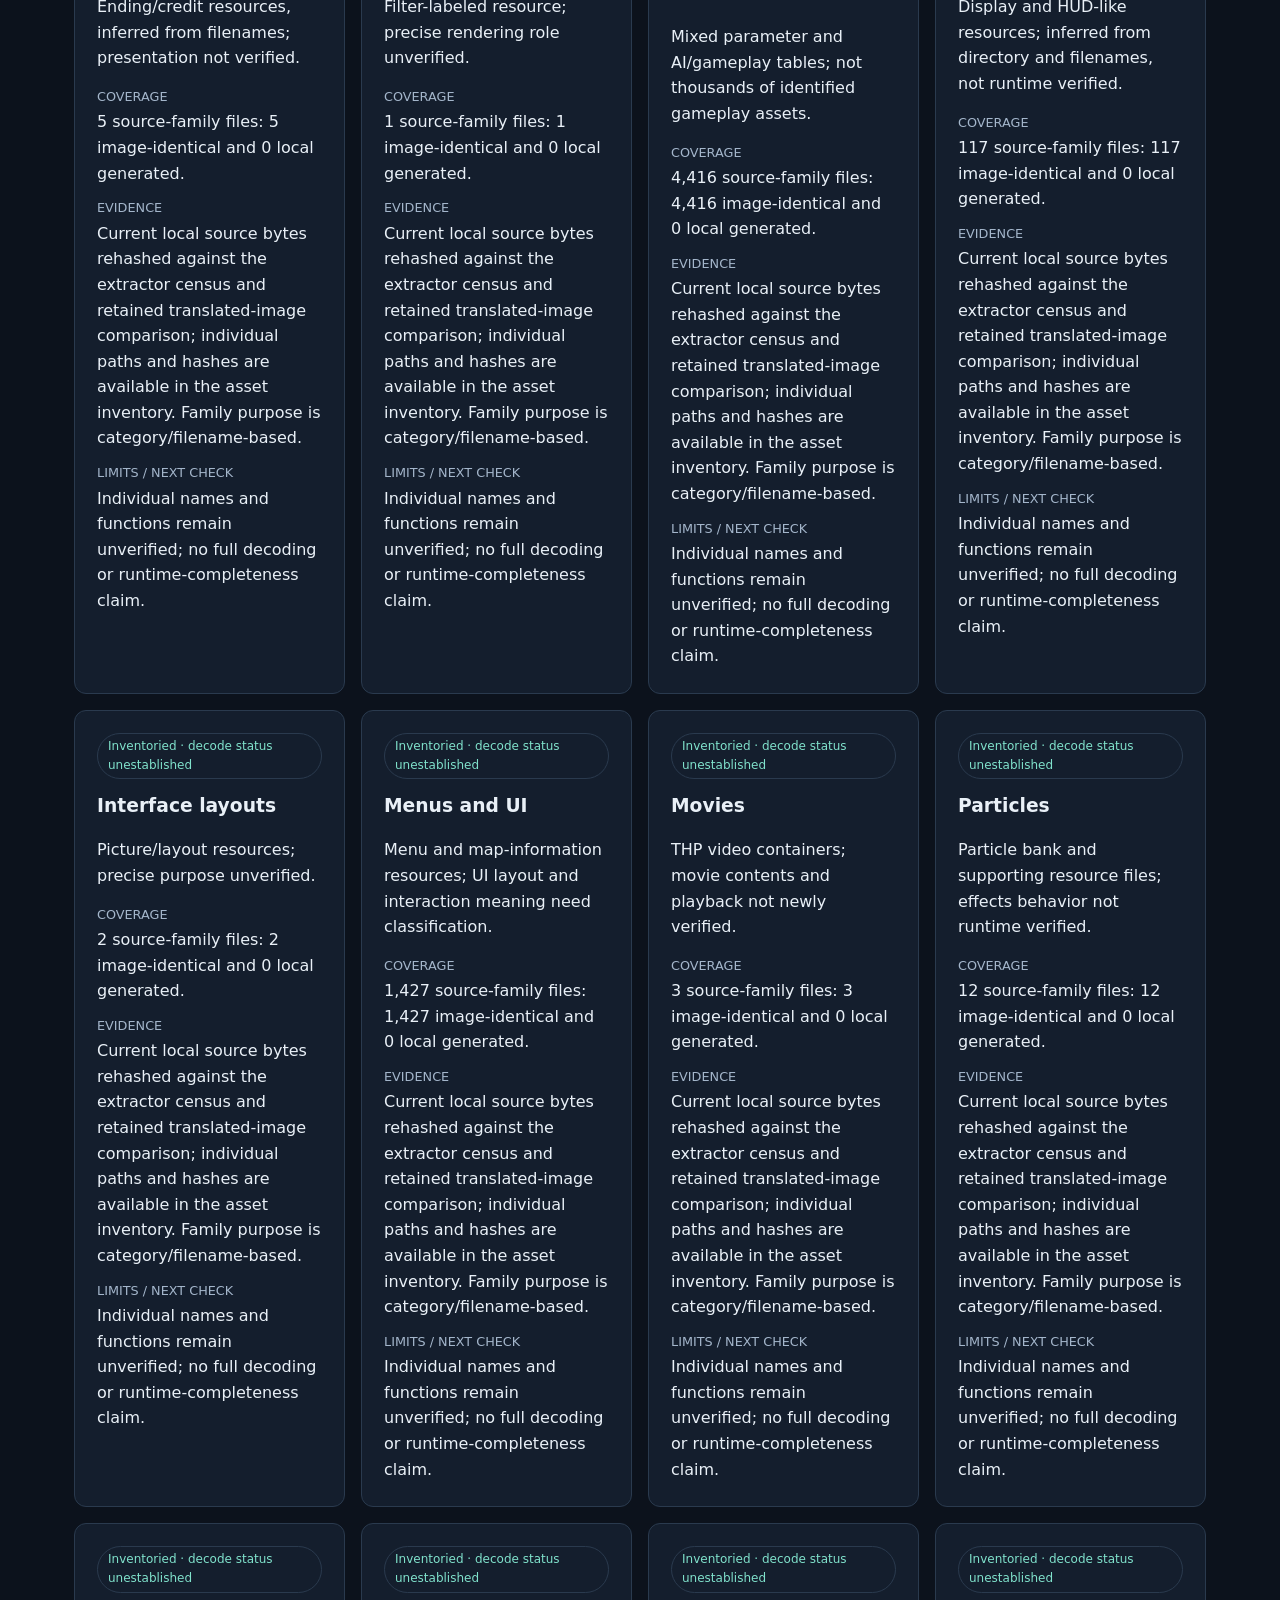
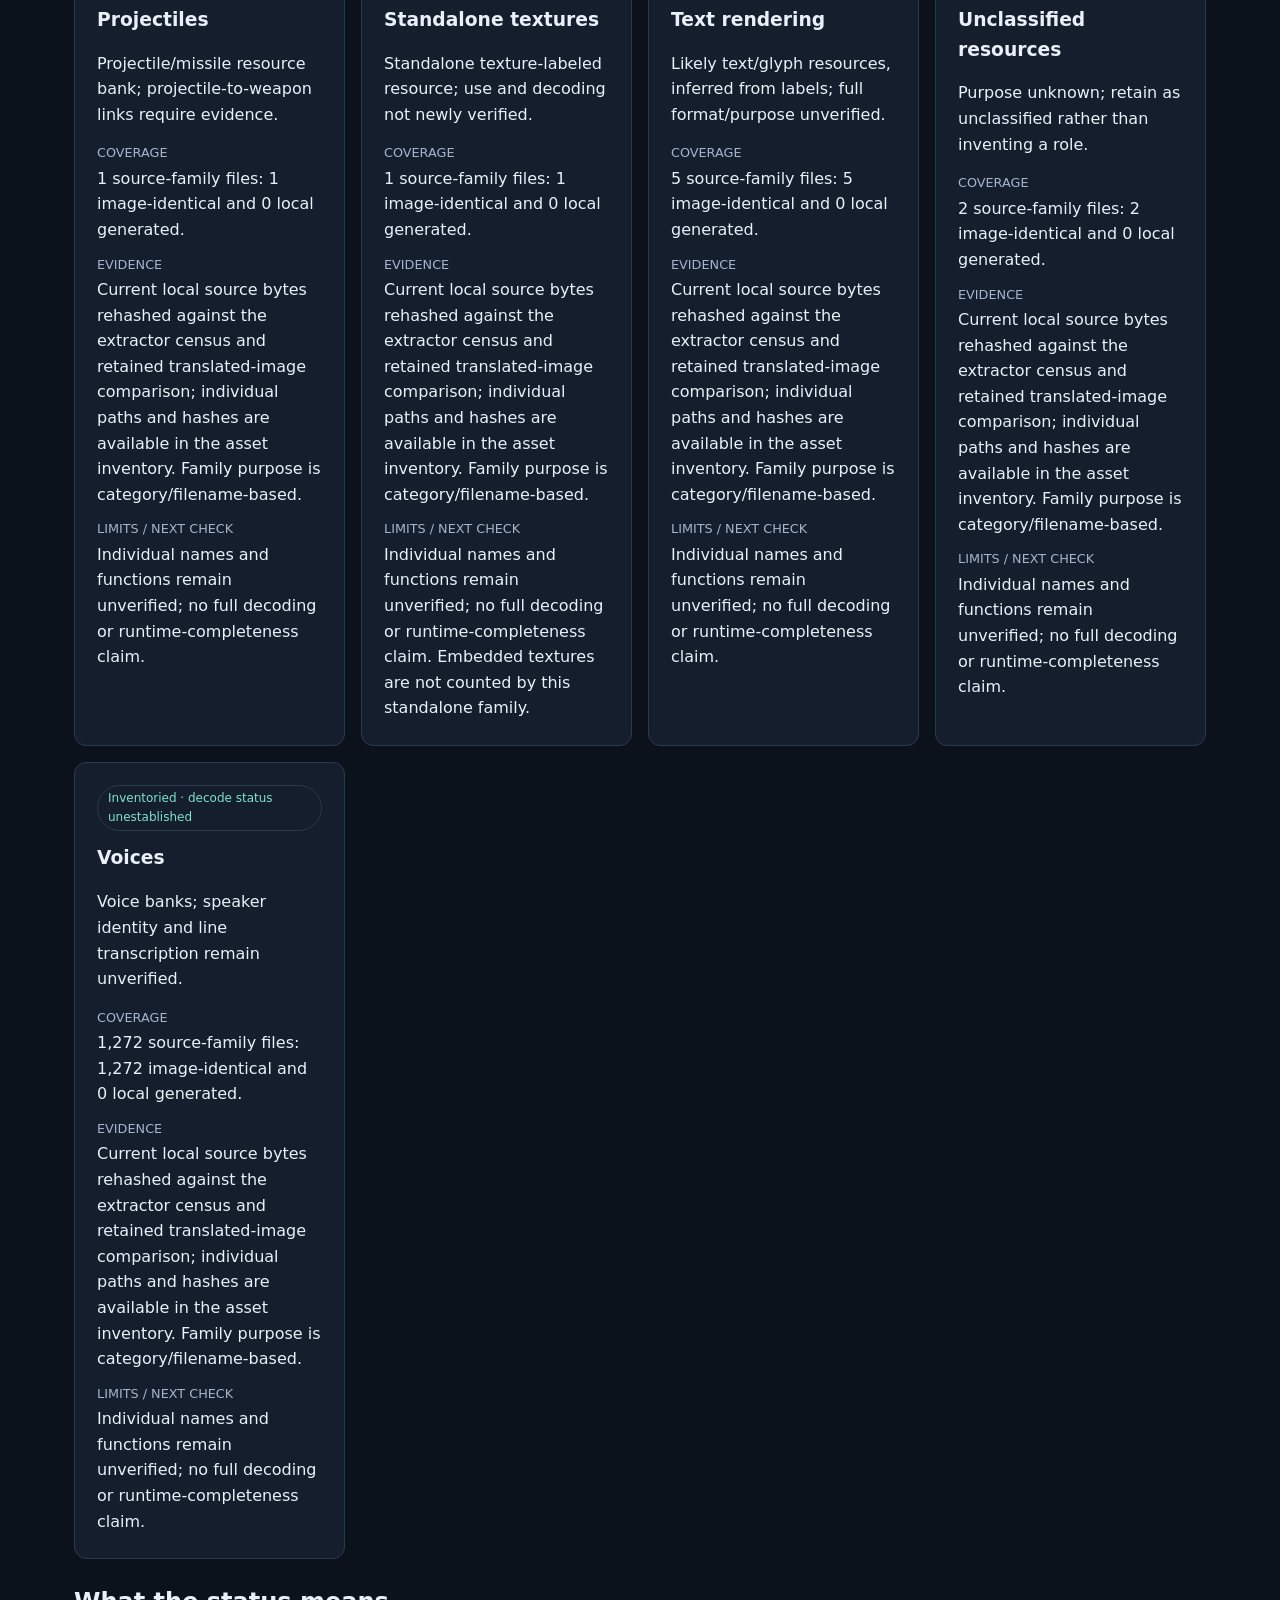
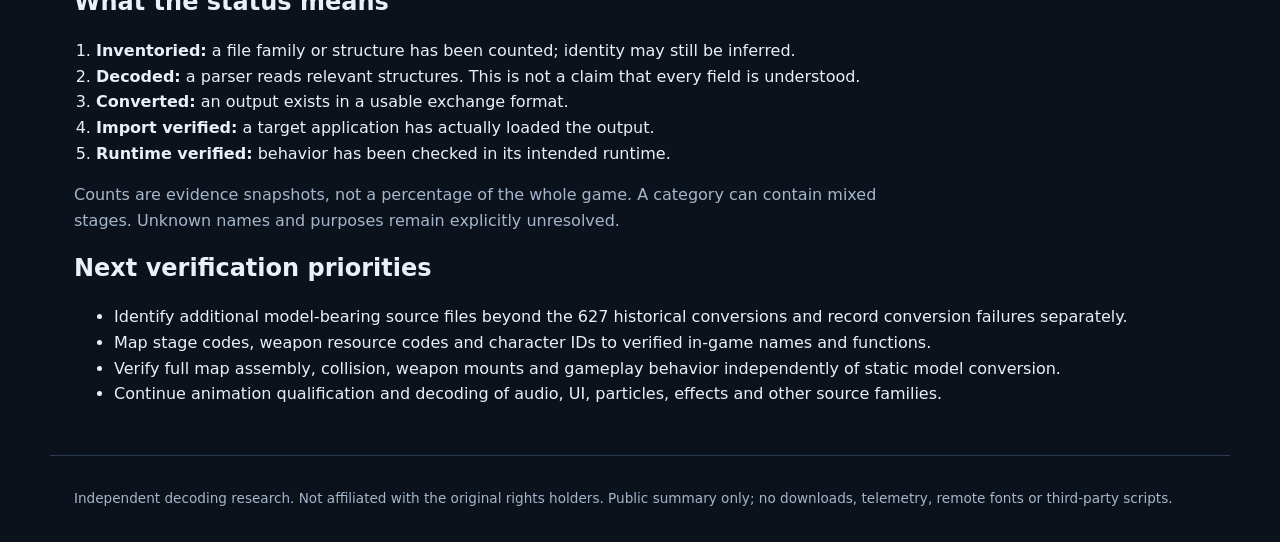
<file: decoding-progress/index.html>
<!doctype html>
<html lang="en"><head><meta charset="utf-8"><meta name="viewport" content="width=device-width, initial-scale=1"><meta name="description" content="Zoids VS III decoding progress: game asset categories, identification and validation status. Source metadata and local export availability."><meta http-equiv="Content-Security-Policy" content="default-src 'none'; style-src 'self'; script-src 'self'; connect-src 'self'; img-src 'self'; base-uri 'none'; form-action 'none'"><title>Zoids VS III · Decoding Atlas</title><link rel="stylesheet" href="style.css"><script src="app.js" defer></script></head>
<body><header><div class="eyebrow">Research progress · Public summary</div><h1>Zoids VS III<br>Decoding Atlas</h1><p class="muted">An evidence-led map of the game's asset families: what has been found, what each section appears to do, and what still needs validation.</p><p class="notice">This is a progress dashboard, not a game download or a completed reconstruction. Game files, source binaries and private research are not published here.</p><p class="muted" id="updated">Loading verified snapshot…</p></header><main><section aria-label="Snapshot totals" id="metrics" class="metrics"></section><section aria-labelledby="exports-heading"><h2 id="exports-heading">Current published exports</h2><div id="exports" class="cards"></div><p><a href="../inventory/">Search the full asset inventory</a> · <a href="https://cdworks-design.github.io/zoids-vs3-assets/">Public model gallery</a> · <a href="https://cdworks-design.github.io/zoids-vs3-assets/animations/">Animation progress &amp; downloads</a></p></section><section aria-labelledby="systems-heading"><h2 id="systems-heading">Format &amp; decoding systems</h2><p class="muted">These are decoder capabilities, not additional asset counts. Support varies by model and validation stage.</p><div id="systems" class="cards"></div></section><section aria-labelledby="sections-heading"><h2 id="sections-heading">Game sections</h2><label for="filter">Find a section or asset type</label><input id="filter" type="search" placeholder="Try maps, weapons, animation…" autocomplete="off"><p id="result-count" class="muted" aria-live="polite"></p><div id="sections" class="cards"></div><p id="empty" hidden>No matching section. Try a broader term.</p></section><section aria-labelledby="stages-heading"><h2 id="stages-heading">What the status means</h2><ol><li><strong>Inventoried:</strong> a file family or structure has been counted; identity may still be inferred.</li><li><strong>Decoded:</strong> a parser reads relevant structures. This is not a claim that every field is understood.</li><li><strong>Converted:</strong> an output exists in a usable exchange format.</li><li><strong>Import verified:</strong> a target application has actually loaded the output.</li><li><strong>Runtime verified:</strong> behavior has been checked in its intended runtime.</li></ol><p class="muted">Counts are evidence snapshots, not a percentage of the whole game. A category can contain mixed stages. Unknown names and purposes remain explicitly unresolved.</p></section><section><h2>Next verification priorities</h2><ul id="priorities"></ul></section><noscript><p>This dashboard requires JavaScript to render the sanitized progress data. No game files are included.</p></noscript></main><footer>Independent decoding research. Not affiliated with the original rights holders. Public summary only; no downloads, telemetry, remote fonts or third-party scripts.</footer></body></html>
</file>
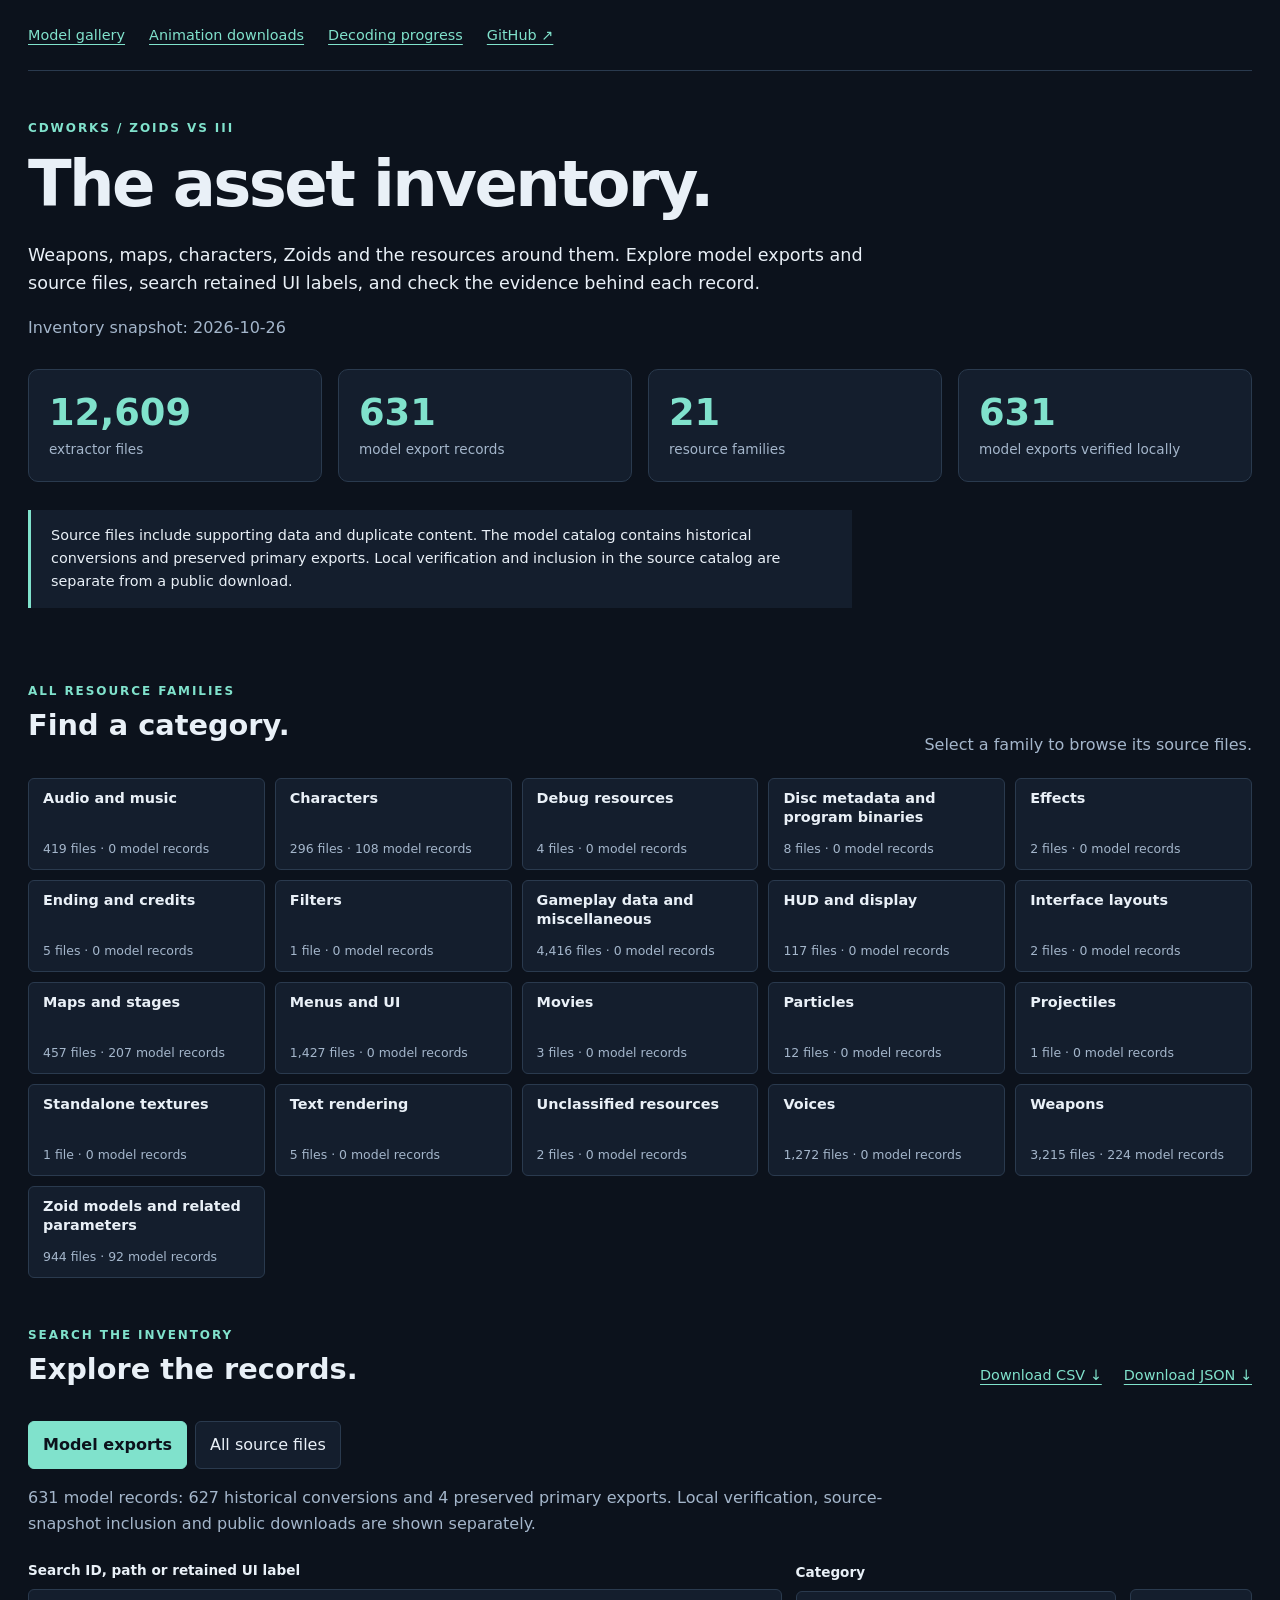
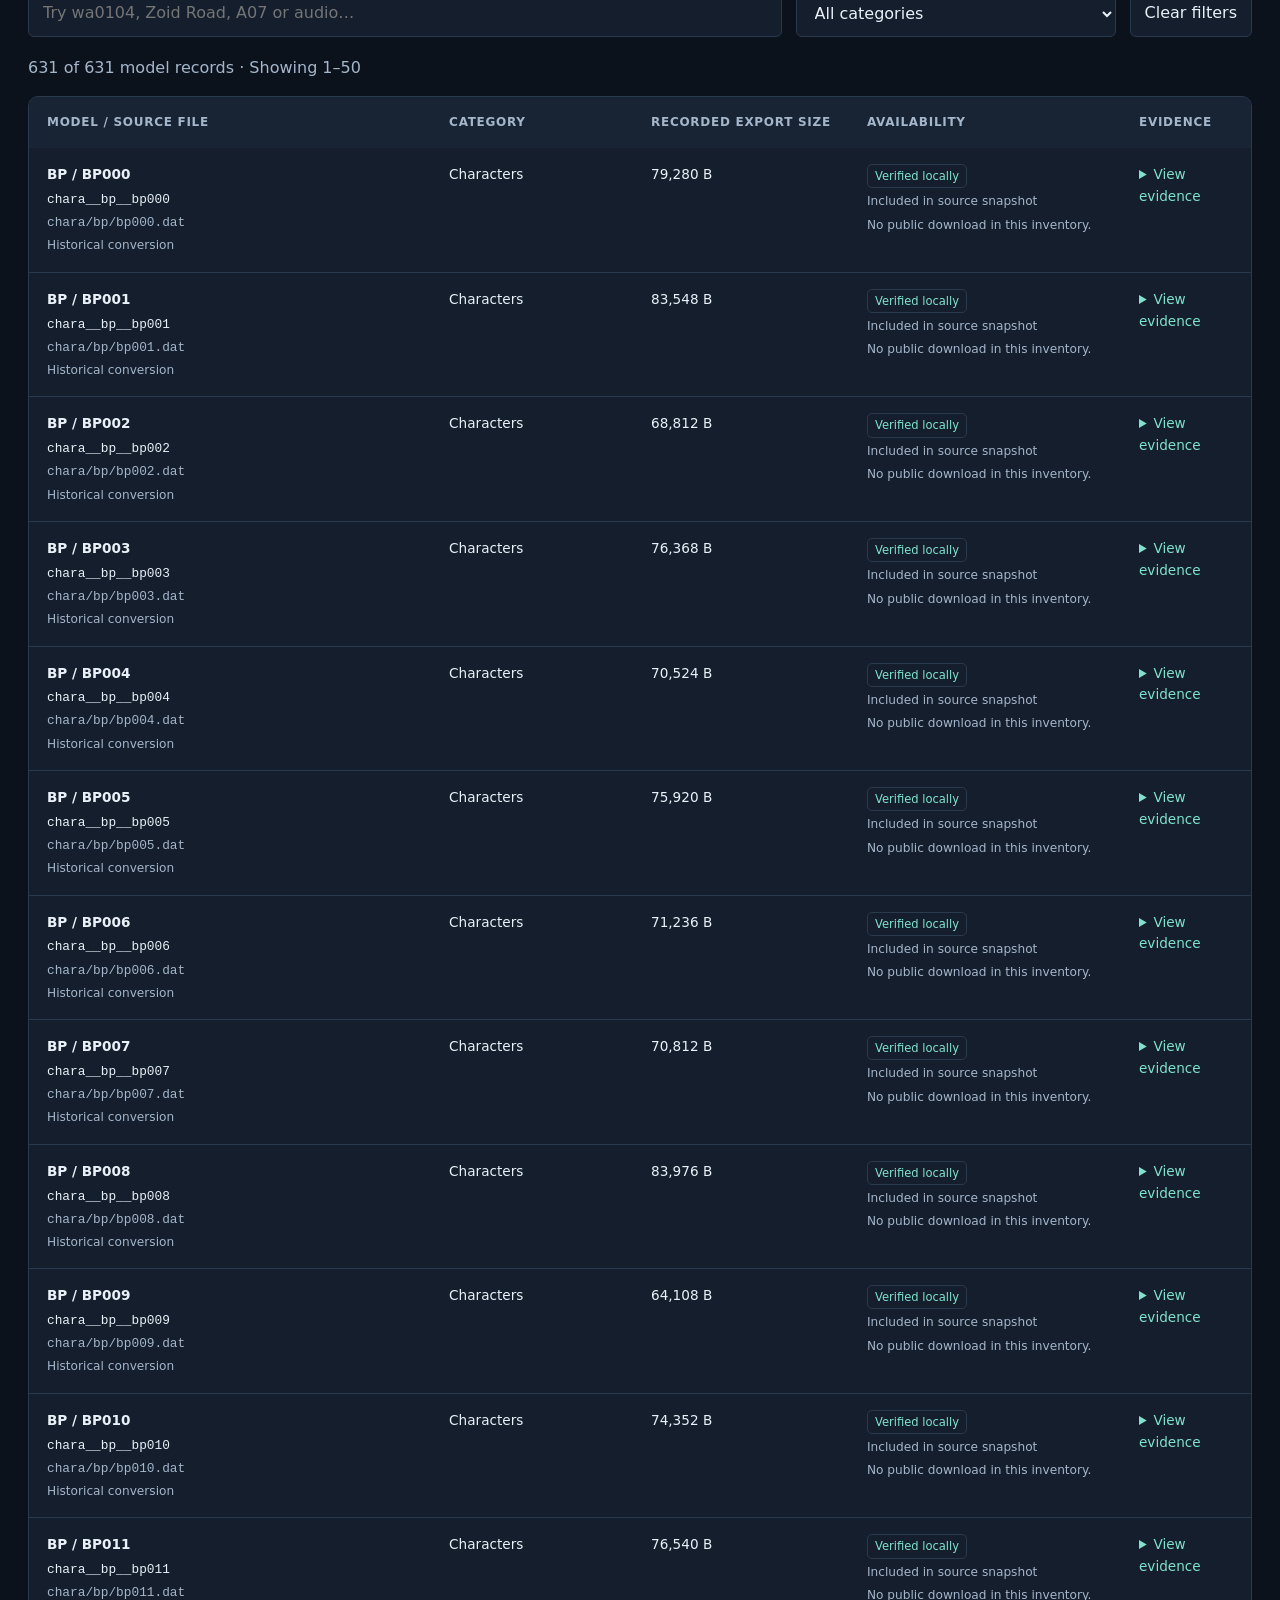
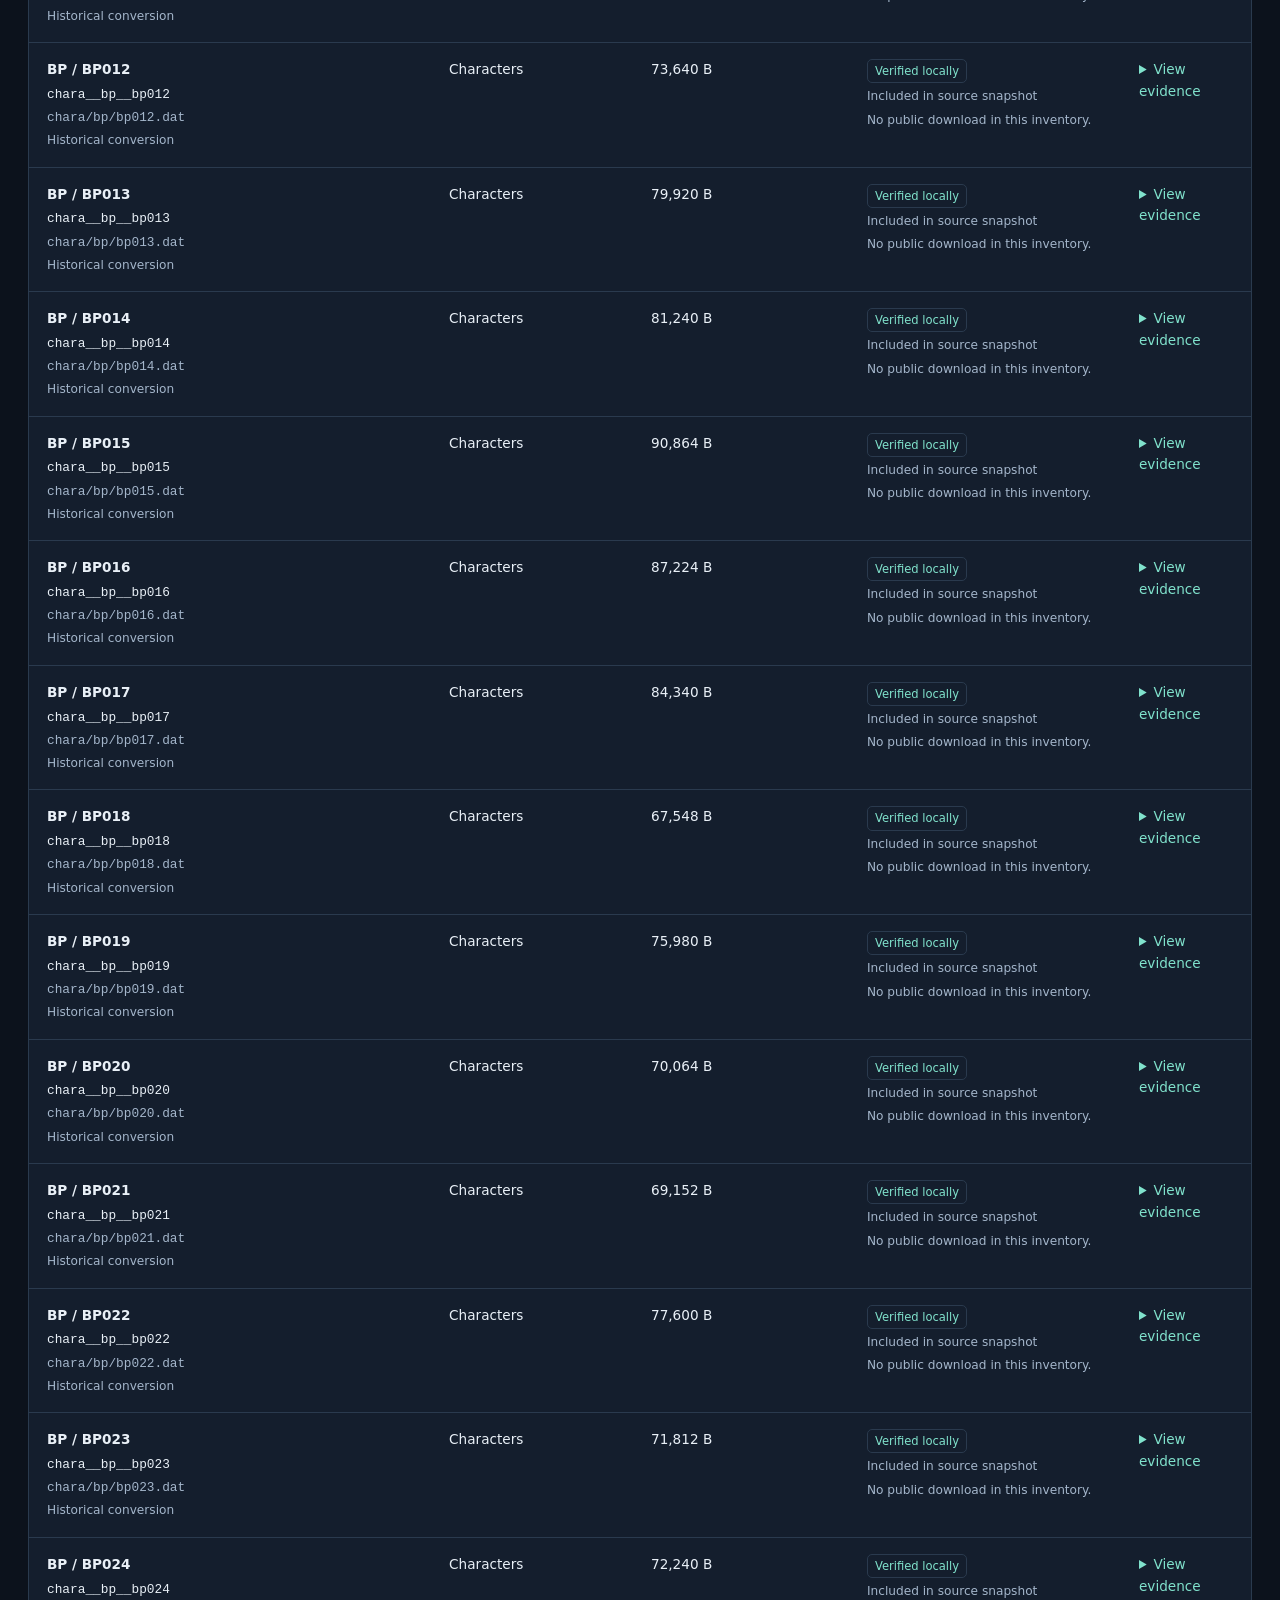
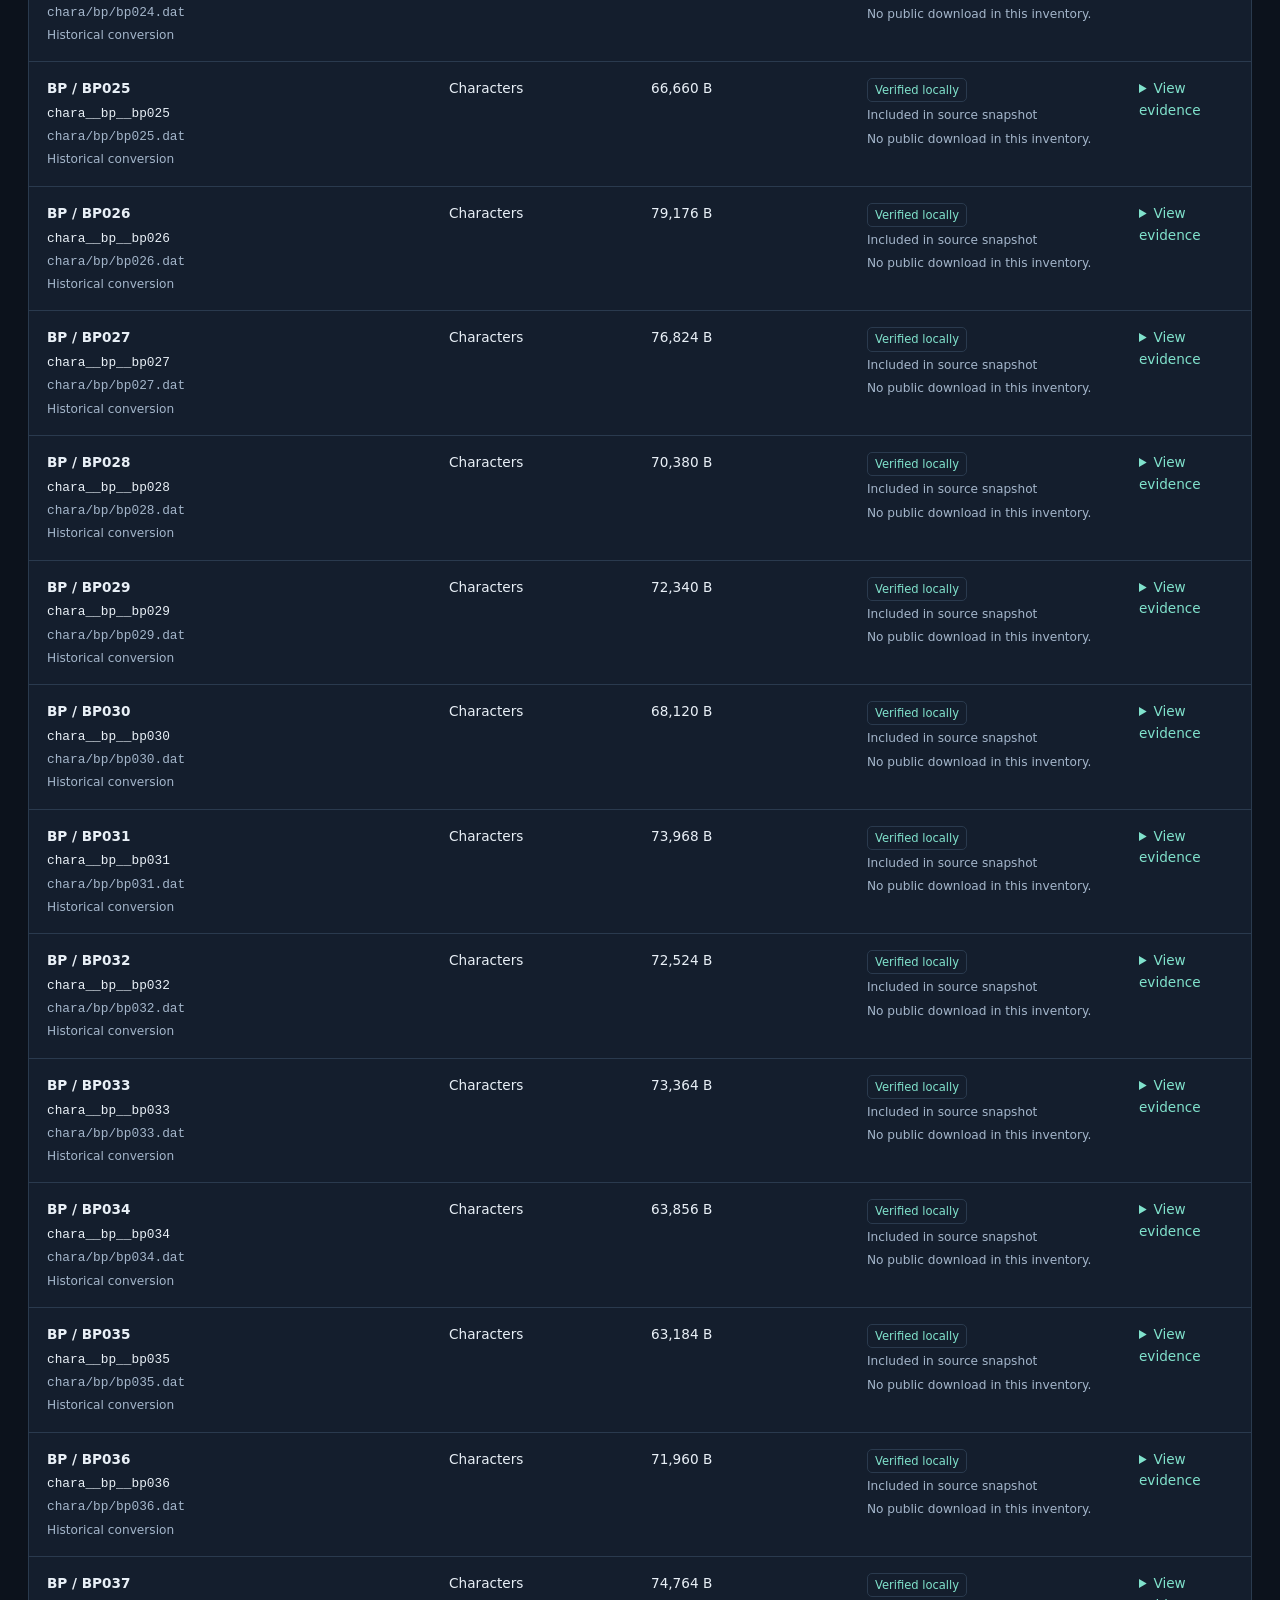
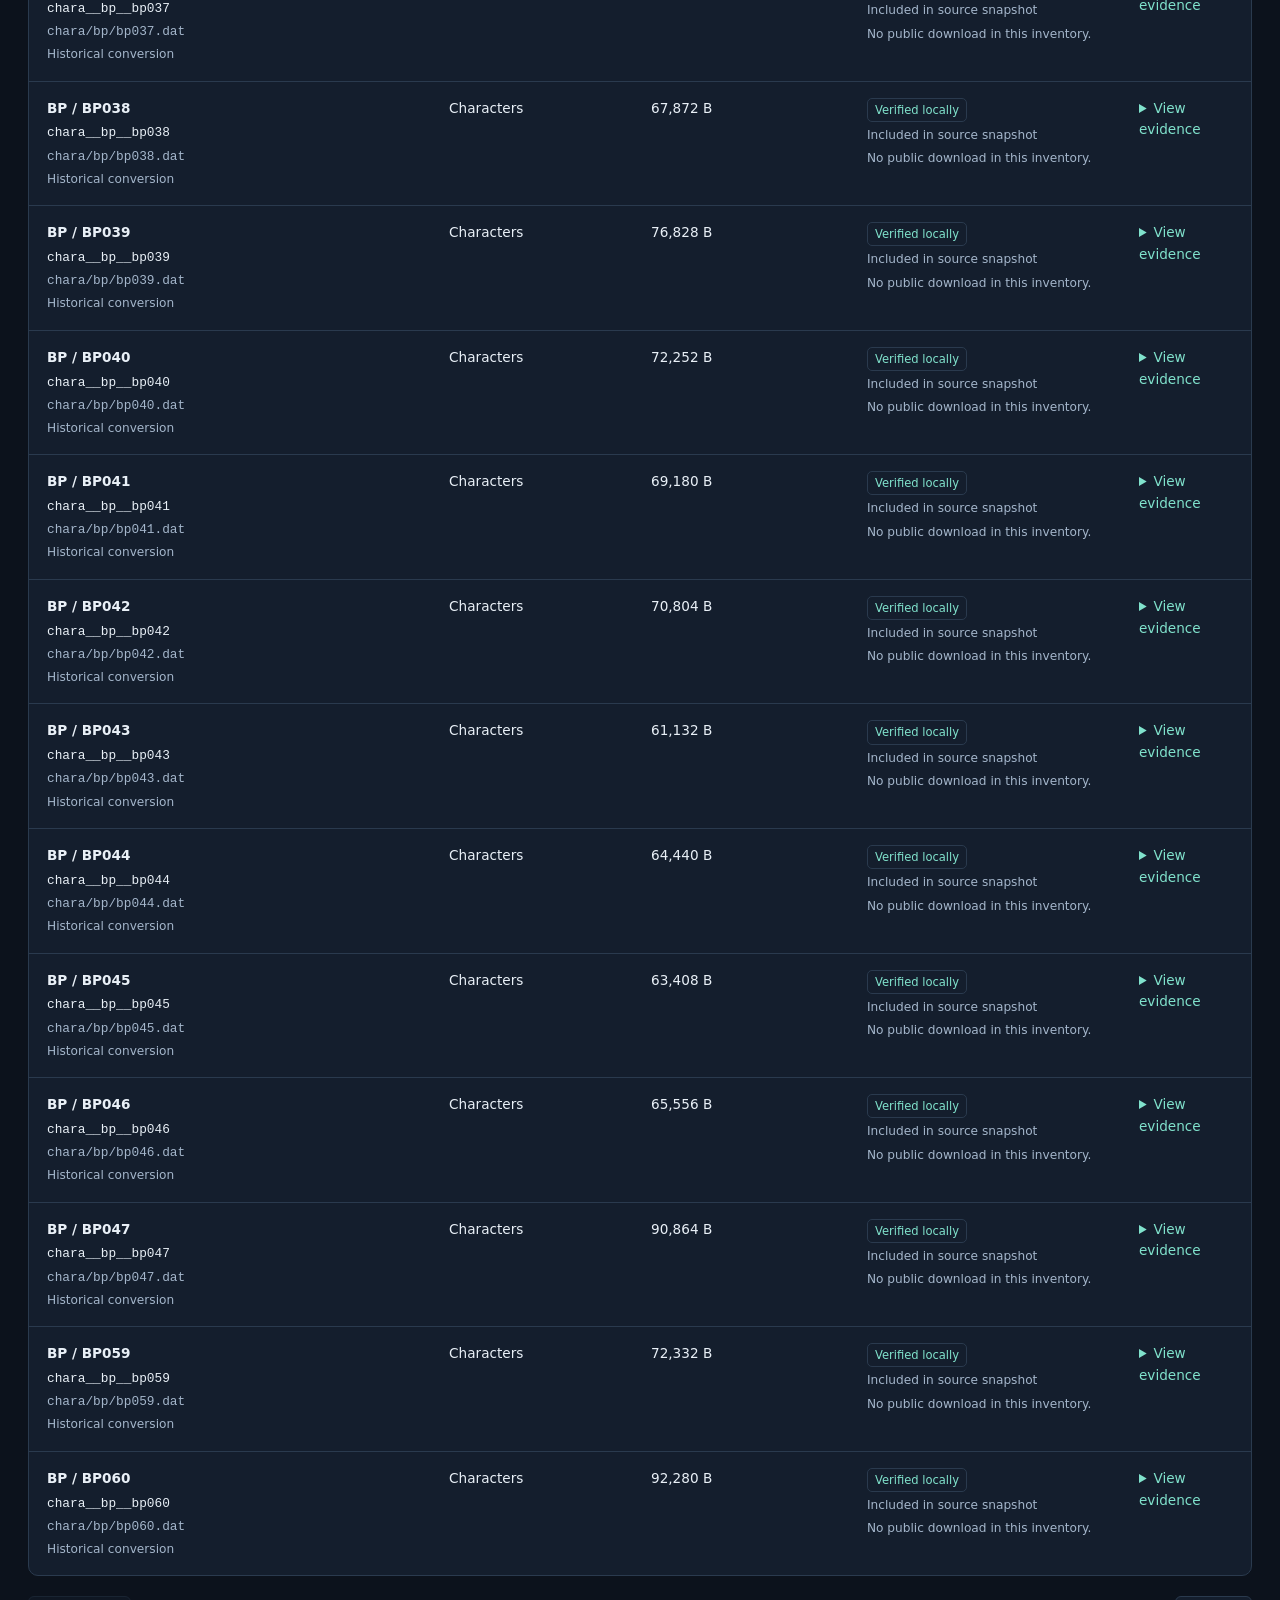
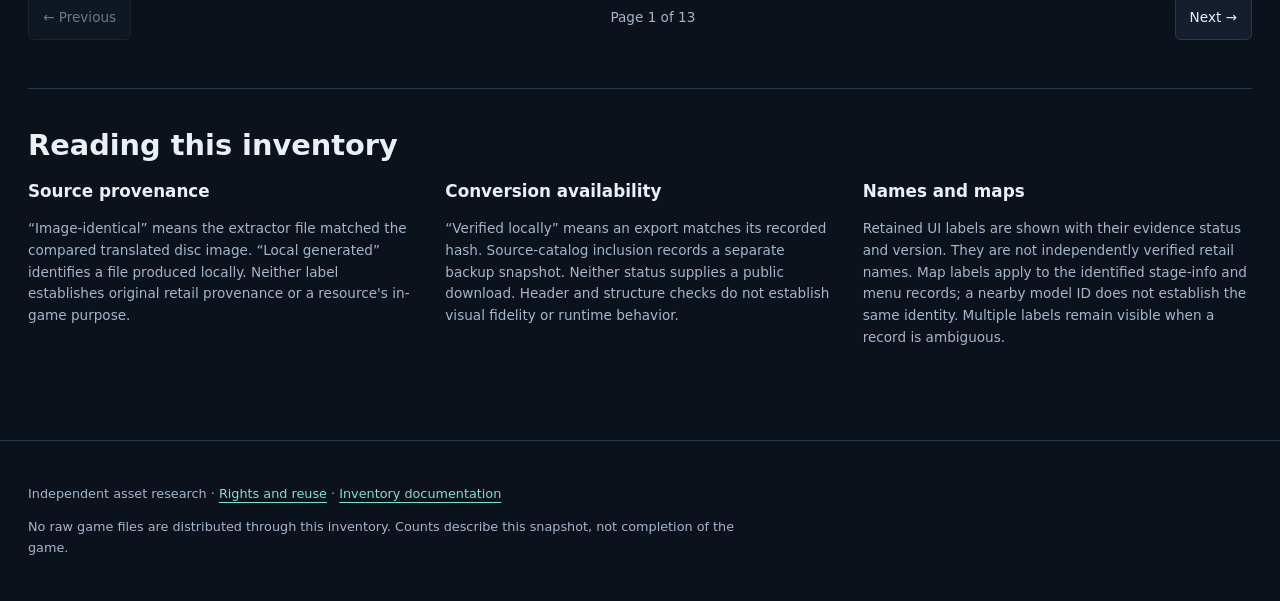
<file: inventory/index.html>
<!doctype html>
<html lang="en">
<head>
  <meta charset="utf-8">
  <meta name="viewport" content="width=device-width, initial-scale=1">
  <meta name="color-scheme" content="dark">
  <meta name="description" content="Search the Zoids VS III extractor inventory: weapons, maps, characters, Zoids, audio and other source resources, with provenance and export availability.">
  <meta http-equiv="Content-Security-Policy" content="default-src 'none'; style-src 'self'; script-src 'self'; connect-src 'self'; img-src 'self'; base-uri 'none'; form-action 'none'">
  <title>Zoids VS III · Asset inventory</title>
  <link rel="stylesheet" href="style.css?v=20261025-inventory4">
  <script src="app.js?v=20261025-inventory4" defer></script>
</head>
<body>
  <a class="skip" href="#browse">Skip to inventory</a>
  <header>
    <nav aria-label="Main navigation"><a href="../">Model gallery</a><a href="../animations/">Animation downloads</a><a href="../decoding-progress/">Decoding progress</a><a href="https://github.com/CDworks-Design/zoids-vs3-assets">GitHub ↗</a></nav>
    <p class="eyebrow">CDWORKS / ZOIDS VS III</p>
    <h1>The asset inventory.</h1>
    <p class="intro">Weapons, maps, characters, Zoids and the resources around them. Explore model exports and source files, search retained UI labels, and check the evidence behind each record.</p>
    <p id="snapshot" class="muted">Loading inventory snapshot…</p>
    <div id="metrics" class="metrics" aria-label="Inventory totals"></div>
    <p class="notice">Source files include supporting data and duplicate content. The model catalog contains historical conversions and preserved primary exports. Local verification and inclusion in the source catalog are separate from a public download.</p>
  </header>
  <main>
    <section aria-labelledby="families-title">
      <div class="section-heading"><div><p class="eyebrow">ALL RESOURCE FAMILIES</p><h2 id="families-title">Find a category.</h2></div><p class="muted">Select a family to browse its source files.</p></div>
      <div id="families" class="families"></div>
    </section>
    <section id="browse" aria-labelledby="browse-title">
      <div class="section-heading"><div><p class="eyebrow">SEARCH THE INVENTORY</p><h2 id="browse-title" tabindex="-1">Explore the records.</h2></div><div class="downloads"><a id="csv-download" href="assets.csv" download>Download CSV ↓</a><a id="json-download" href="assets.json" download>Download JSON ↓</a></div></div>
      <div class="modes" role="group" aria-label="Inventory view"><button type="button" data-mode="models" aria-pressed="true" disabled>Model exports</button><button type="button" data-mode="sources" aria-pressed="false" disabled>All source files</button></div>
      <p id="mode-note" class="muted">Model export records, with conversion status, local checks and links to published GLBs where available.</p>
      <div class="filters"><div class="search-field"><label for="search">Search ID, path or retained UI label</label><input id="search" type="search" placeholder="Try wa0104, Zoid Road, A07 or audio…" autocomplete="off" disabled></div><div><label for="category">Category</label><select id="category" disabled><option value="all">All categories</option></select></div><button id="clear" type="button" disabled>Clear filters</button></div>
      <p id="result-count" class="muted" role="status" aria-live="polite">Loading model records…</p>
      <div id="load-error" class="error" role="alert" hidden><h3>The inventory could not load.</h3><p>Try again, or use the CSV and JSON links above to inspect the snapshot directly.</p><button id="retry" type="button">Try again</button></div>
      <div id="empty" class="empty" hidden><h3>No matching records.</h3><p>Try a broader search or choose another category.</p><button id="empty-clear" type="button">Clear filters</button></div>
      <div id="table-wrap" class="table-wrap" tabindex="0" role="region" aria-label="Inventory results; scroll horizontally on small screens" aria-busy="true"><table><caption id="table-caption" class="sr-only">Model export records</caption><thead id="table-head"></thead><tbody id="records"></tbody></table></div>
      <div class="pagination" aria-label="Results pagination"><button type="button" id="previous" disabled>← Previous</button><span id="page-count">Page 1 of 1</span><button type="button" id="next" disabled>Next →</button></div>
    </section>
    <section class="notes" aria-labelledby="notes-title"><h2 id="notes-title">Reading this inventory</h2><div class="note-grid"><div><h3>Source provenance</h3><p>“Image-identical” means the extractor file matched the compared translated disc image. “Local generated” identifies a file produced locally. Neither label establishes original retail provenance or a resource's in-game purpose.</p></div><div><h3>Conversion availability</h3><p>“Verified locally” means an export matches its recorded hash. Source-catalog inclusion records a separate backup snapshot. Neither status supplies a public download. Header and structure checks do not establish visual fidelity or runtime behavior.</p></div><div><h3>Names and maps</h3><p>Retained UI labels are shown with their evidence status and version. They are not independently verified retail names. Map labels apply to the identified stage-info and menu records; a nearby model ID does not establish the same identity. Multiple labels remain visible when a record is ambiguous.</p></div></div></section>
    <noscript><p class="notice">JavaScript enables search and filters. Download the <a href="assets.csv">model inventory CSV</a>, <a href="sources.csv">source file CSV</a> or <a href="sections.json">category summary JSON</a> to browse the metadata without it.</p></noscript>
  </main>
  <footer><p>Independent asset research · <a href="../ASSET_RIGHTS.md">Rights and reuse</a> · <a href="../INVENTORY.md">Inventory documentation</a></p><p>No raw game files are distributed through this inventory. Counts describe this snapshot, not completion of the game.</p></footer>
</body>
</html>
</file>
<file: gallery.css>
:root{color-scheme:dark;--bg:#090e15;--panel:#101925;--panel2:#142131;--line:#233347;--text:#e9f0f7;--muted:#92a6ba;--blue:#64b4ff;--accent:#a6d6ff;font-family:Inter,ui-sans-serif,-apple-system,BlinkMacSystemFont,"Segoe UI",sans-serif;font-synthesis:none;scroll-behavior:smooth;scroll-padding-top:90px}
*{box-sizing:border-box}body{margin:0;background:var(--bg);color:var(--text)}a{color:inherit;text-decoration:none}button,input,select{font:inherit}button,a,input,select{-webkit-tap-highlight-color:transparent}button{color:inherit;cursor:pointer}button:disabled{opacity:.45;cursor:wait}button:focus-visible,a:focus-visible,input:focus-visible,select:focus-visible,[tabindex]:focus-visible{outline:2px solid var(--blue);outline-offset:4px}button{border:1px solid var(--line);background:var(--panel2);border-radius:6px}a:hover{color:var(--blue)}button:hover:not(:disabled){border-color:var(--blue)}.sr-only{position:absolute;width:1px;height:1px;overflow:hidden;clip:rect(0,0,0,0);white-space:nowrap}.skip{position:fixed;z-index:20;top:-60px;left:20px;background:var(--blue);color:#07111d;padding:12px}.skip:focus{top:10px}[hidden]{display:none!important}.site-header{height:88px;max-width:1440px;margin:auto;padding:0 48px;display:flex;align-items:center;justify-content:space-between;border-bottom:1px solid var(--line)}.brand{display:flex;align-items:center;gap:13px;font-size:14px;font-weight:800;letter-spacing:.12em}.brand-sub{display:block;font-size:9px;letter-spacing:.23em;color:var(--muted);margin-top:5px}.brand-symbol{position:relative;font-size:23px;letter-spacing:-.17em;color:var(--blue);border:1px solid #34577c;padding:8px 10px 9px 6px;line-height:1;border-radius:5px}.brand-symbol span{font-weight:400}nav{display:flex;gap:28px;align-items:center;font-size:13px;font-weight:600}nav span{color:var(--blue);margin-left:8px}.nav-release{border:1px solid #355572;padding:11px 15px;border-radius:5px}.hero{display:grid;grid-template-columns:1.08fr 1fr;gap:36px;max-width:1440px;margin:auto;padding:72px 48px 62px;align-items:center}.eyebrow{font-size:10px;letter-spacing:.19em;font-weight:700;color:var(--blue);margin:0 0 22px;display:flex;align-items:center;gap:9px}.eyebrow span{display:inline-block;width:6px;height:6px;background:var(--blue);border-radius:50%;box-shadow:0 0 12px #64b4ff55}h1{font-size:clamp(38px,4vw,60px);font-weight:650;letter-spacing:-.055em;line-height:1.12;margin:0 0 23px}h1 em{font-style:normal;color:var(--blue)}.hero-description{font-size:16px;line-height:1.8;color:#a4b5c6;max-width:445px;margin:0 0 26px}.primary-link{display:inline-flex;gap:40px;background:var(--blue);color:#071426;border-radius:5px;padding:14px 20px;font-size:14px;font-weight:700}.primary-link:hover{background:#94cdff;color:#071426}.hero-note{font-size:11px;color:var(--muted);line-height:1.9;margin:24px 0 0}.hero-note a{text-decoration:underline;text-underline-offset:3px}.hero-art{position:relative;border:1px solid #28435e;background:#0c1724;border-radius:8px;overflow:hidden;box-shadow:0 30px 90px #0b49721c}.hero-art:before{content:"";position:absolute;inset:0;background:radial-gradient(ellipse at 50% 45%,#245a8033,transparent 60%);pointer-events:none}.art-label{display:flex;justify-content:space-between;padding:22px 24px;color:#6b8caa;font:10px ui-monospace,monospace;letter-spacing:.1em;position:absolute;top:0;left:0;right:0;z-index:1}.hero-art img{width:100%;height:auto;display:block;aspect-ratio:4/3;object-fit:contain}.art-caption{display:flex;align-items:center;justify-content:space-between;padding:19px 24px;border-top:1px solid #24394d;background:#101d2c}.art-caption strong{font-size:23px;font-weight:500;letter-spacing:-.04em}.art-caption small{display:block;font:9px ui-monospace,monospace;letter-spacing:.1em;color:var(--muted);margin-top:6px}.art-caption button{padding:10px 12px;background:transparent;font-size:12px}.art-caption button span{color:var(--blue);margin-left:12px}.crosshair{position:absolute;width:11px;height:11px;border-top:1px solid #71b6e4;border-left:1px solid #71b6e4;z-index:1;opacity:.6}.crosshair-a{top:56px;left:24px}.crosshair-b{bottom:105px;right:24px;transform:rotate(180deg)}.stats{max-width:1344px;margin:0 auto;display:grid;grid-template-columns:repeat(4,1fr);border-top:1px solid var(--line);border-bottom:1px solid var(--line);padding:26px 0}.stats p{margin:0;display:flex;gap:16px;align-items:center;justify-content:center;border-right:1px solid var(--line)}.stats p:last-child{border:0}.stats strong{font-size:27px;letter-spacing:-.04em;font-weight:600}.stats span{font-size:11px;letter-spacing:.03em;color:var(--muted)}.collection{max-width:1440px;margin:auto;padding:64px 48px 72px}.section-heading{display:flex;align-items:end;justify-content:space-between;gap:25px;margin-bottom:26px}.section-heading .eyebrow{margin-bottom:12px}h2{font-size:32px;font-weight:550;letter-spacing:-.04em;line-height:1.2;margin:0}.section-heading>p{font-size:11px;line-height:1.8;color:var(--muted);margin:0 0 2px}.toolbar{display:flex;align-items:center;gap:14px;padding:15px;background:#0e1722;border:1px solid var(--line);border-radius:7px}.search-wrap{display:flex;align-items:center;position:relative;flex:1;min-width:180px}.search-wrap>span{font-size:26px;line-height:1;color:var(--muted);position:absolute;left:12px;top:6px}.search-wrap input{width:100%;border:1px solid #263d53;background:#0b111b;color:var(--text);padding:13px 36px;font-size:12px;border-radius:5px}.search-wrap input::placeholder{color:#8095aa}.search-wrap kbd{position:absolute;right:11px;border:1px solid #2a4058;padding:1px 5px;font-size:11px;color:#8095aa;border-radius:3px}.filter-group{display:flex;gap:3px}.filter-group button{font-size:11px;white-space:nowrap;padding:11px 12px;background:transparent;border-color:transparent;color:var(--muted)}.filter-group button[aria-pressed=true]{background:#18324d;color:#c7e5ff;border-color:#2c5579}.filter-group button span{font-size:9px;opacity:.7;margin-left:5px}.sort-label{font-size:10px;color:var(--muted);display:flex;align-items:center;gap:8px;white-space:nowrap}.sort-label select{font-size:11px;padding:11px 8px;border:1px solid var(--line);border-radius:5px;background:#101e2d;color:var(--text)}.results-bar{display:flex;align-items:center;justify-content:space-between;color:var(--muted);padding:19px 0 16px;font-size:11px}.results-bar p{margin:0}.results-bar>span{font:9px ui-monospace,monospace;letter-spacing:.1em;color:#63829d}.model-grid{display:grid;grid-template-columns:repeat(4,minmax(0,1fr));gap:19px}.model-card{border:1px solid var(--line);border-radius:7px;background:var(--panel);overflow:hidden;transition:border-color .2s,transform .2s;min-width:0}.model-card:hover{border-color:#456b8d;transform:translateY(-3px)}.card-open{display:block;position:relative;border:0;border-radius:0;width:100%;aspect-ratio:4/3;padding:0;background:#0c1724;text-align:left;overflow:hidden}.card-open img{width:100%;height:auto;aspect-ratio:4/3;display:block;object-fit:contain;transition:transform .35s}.card-open:hover img{transform:scale(1.04)}.card-image-status{position:absolute;inset:0;display:grid;place-items:center;color:var(--muted);font-size:11px;pointer-events:none}.card-image-status.loaded{display:none}.card-index{position:absolute;top:12px;left:14px;font:9px ui-monospace,monospace;color:#68849d;letter-spacing:.05em;pointer-events:none}.card-open .badge{position:absolute;top:10px;right:10px}.card-hover{position:absolute;bottom:12px;left:12px;right:12px;text-align:center;padding:8px;background:#19344ee6;border:1px solid #47759d;border-radius:4px;font-size:11px;opacity:0;transition:opacity .2s}.card-open:hover .card-hover,.card-open:focus-visible .card-hover{opacity:1}.card-body{padding:16px 17px 13px}.card-title-row{display:flex;align-items:center;justify-content:space-between;margin-bottom:10px}.card-title-row h3{font-size:21px;letter-spacing:-.04em;margin:0;font-weight:550}.card-title-row span{color:#7291ad;font:9px ui-monospace,monospace}.card-specs{display:flex;gap:10px;flex-wrap:wrap;color:var(--muted);font-size:10px;line-height:1.6}.card-actions{display:flex;justify-content:space-between;align-items:center;border-top:1px solid var(--line);padding:11px 17px;font-size:10px;color:#b2c5d6}.card-actions a{color:#99cfff}.card-actions button{padding:0;background:transparent;border:0;font-size:10px;color:#b2c5d6}.badge{display:inline-block;font:8px ui-monospace,monospace;letter-spacing:.1em;padding:5px 6px;border:1px solid #35546e;border-radius:3px;background:#13283bea;color:#a8c8e2}.badge.low{background:#2d2832;border-color:#63516b;color:#dabee9}.empty-state{text-align:center;padding:60px 20px;border:1px dashed #344a60;border-radius:7px;color:var(--muted)}.empty-state h3{font-size:19px;color:var(--text)}.empty-state p{font-size:13px}.empty-state button{padding:12px 18px;margin:10px}.empty-state a{text-decoration:underline;font-size:12px}.collection-notes{border-top:1px solid var(--line);max-width:1344px;margin:auto;padding:55px 0 60px;display:grid;grid-template-columns:1fr 2fr;gap:50px}.collection-notes h2{font-size:29px}.note-columns{display:grid;grid-template-columns:1fr 1fr;gap:24px 42px}.note-columns h3{font-size:12px;margin:0 0 10px}.note-columns p{color:var(--muted);font-size:11px;line-height:1.9;margin:0}footer{max-width:1440px;margin:auto;padding:28px 48px 32px;border-top:1px solid var(--line);display:flex;flex-wrap:wrap;align-items:center;justify-content:space-between;gap:20px;font-size:10px;letter-spacing:.08em;color:var(--muted)}footer>span{font-weight:700}.footer-dot{color:var(--blue);margin:0 13px}footer>div{display:flex;gap:20px;letter-spacing:0}footer>p{flex-basis:100%;font-size:10px;letter-spacing:0;margin:0;color:#617c94}dialog{padding:0;border:1px solid #3c5c79;border-radius:12px;background:#0c1420;color:var(--text);width:min(1180px,94vw);max-width:94vw;max-height:92dvh;box-shadow:0 30px 120px #0009;overflow:auto}dialog::backdrop{background:#03070dd9;backdrop-filter:blur(6px)}.dialog-header{display:flex;align-items:center;justify-content:space-between;padding:24px 28px;border-bottom:1px solid var(--line);position:sticky;top:0;z-index:3;background:#0c1420}.dialog-header .eyebrow{font-size:9px;margin-bottom:7px}.dialog-header h2{font-size:28px}.icon-button{height:36px;width:36px;font-size:26px;background:transparent;color:#b7cadb}.inspector-layout{display:grid;grid-template-columns:minmax(0,1fr) 290px}.viewer-column{padding:18px;min-width:0}.viewport{height:min(58vh,540px);min-height:300px;position:relative;background:#0c1724;overflow:hidden;border:1px solid #20374d;border-radius:7px;touch-action:none}.viewport canvas{width:100%;height:100%;display:block}.viewer-status{position:absolute;inset:0;display:grid;place-items:center;text-align:center;padding:28px;z-index:2;font-size:13px;color:#c0ddf6;background:#0c1724e8;pointer-events:none}.viewer-status.error{color:#f2b7ab}.viewer-controls{display:flex;align-items:center;gap:7px;justify-content:center;padding-top:13px;flex-wrap:wrap}.viewer-controls button{min-height:36px;min-width:36px;padding:8px 12px;font-size:12px}.viewer-help{font-size:10px;text-align:center;color:var(--muted);line-height:1.7}.model-details{padding:23px 24px;border-left:1px solid var(--line)}.model-details dl{font-size:11px;margin:20px 0}.model-details dl div{display:flex;justify-content:space-between;gap:15px;margin:12px 0}.model-details dt{color:var(--muted)}.model-details dd{margin:0;text-align:right}.download-primary{display:flex;align-items:center;justify-content:space-between;padding:13px 15px;border-radius:5px;background:var(--blue);color:#07111d;font-size:12px;font-weight:700}.download-primary:hover{background:var(--accent);color:#07111d}.muted{color:var(--muted)}.tiny{font-size:10px;line-height:1.7}.model-details h3{font-size:12px;margin:0 0 12px}.texture-section,.animation-controls{margin-top:25px;padding-top:22px;border-top:1px solid var(--line)}.texture-item{display:flex;gap:12px;align-items:center;border:1px solid #21374d;border-radius:5px;padding:9px;margin-bottom:8px;background:#101f2e}.texture-item img{width:42px;height:42px;object-fit:contain;background:repeating-conic-gradient(#213244 0% 25%,#162333 0% 50%) 50%/12px 12px;border-radius:3px;image-rendering:pixelated}.texture-item span{font-size:10px;line-height:1.8}.texture-item small{display:block;font-size:9px;color:var(--muted)}.texture-item b{margin-left:auto;font-size:16px;color:var(--blue)}.rights-reminder{font-size:10px;color:var(--muted);line-height:1.8;margin:24px 0 0}.rights-reminder a{color:#98c6ed}.animation-controls p{font-size:10px;line-height:1.8;color:#d7bf94}.animation-controls label{font-size:10px;color:var(--muted)}.animation-controls select{display:block;width:100%;margin:7px 0 10px;padding:8px;border:1px solid #34516a;border-radius:4px;background:#142333;color:var(--text);font-size:10px}.playback-actions{display:flex;gap:7px}.playback-actions button{font-size:10px;padding:8px 9px}.animation-controls #playback-status{color:var(--muted)}
@media(min-width:1550px){.hero{padding-top:90px;padding-bottom:75px}}
@media(max-width:1150px){.model-grid{grid-template-columns:repeat(3,minmax(0,1fr))}.site-header,.hero,.collection,footer{padding-left:30px;padding-right:30px}.stats,.collection-notes{margin-left:30px;margin-right:30px}.hero{gap:22px}.toolbar{flex-wrap:wrap}.search-wrap{flex-basis:45%}.sort-label{margin-left:auto}.hero-description{font-size:14px}.hero-note{font-size:10px}.section-heading>p{max-width:260px}.collection-notes{grid-template-columns:1fr;gap:30px}.hero h1{font-size:44px}}
@media(max-width:760px){.site-header{height:73px;padding:0 20px}.brand{font-size:12px}.brand-sub{font-size:8px}.brand-symbol{font-size:20px}nav{gap:16px;font-size:11px}.nav-archive{display:none}.nav-release{padding:9px 11px}.hero{grid-template-columns:1fr;padding:42px 20px 32px;gap:30px}.hero h1{font-size:43px;line-height:1.1}.hero-copy .eyebrow{font-size:8px;letter-spacing:.16em;margin-bottom:18px}.hero-description{max-width:460px;font-size:14px}.hero-note{margin-top:19px}.hero-art{max-width:520px;width:100%;justify-self:center}.art-label{font-size:9px}.hero-art img{max-height:340px}.stats{margin:0 20px;padding:20px 0;grid-template-columns:repeat(2,1fr);gap:22px 0}.stats p:nth-child(2){border:0}.stats strong{font-size:24px}.stats span{font-size:10px}.collection{padding:40px 20px}.section-heading{display:block}.section-heading h2{font-size:29px}.section-heading>p{margin:15px 0 0;max-width:none;font-size:10px}.toolbar{padding:11px;gap:12px}.search-wrap{flex-basis:100%}.filter-group{gap:1px}.filter-group button{padding:9px 7px;font-size:10px}.filter-group button span{margin-left:3px}.sort-label{font-size:9px;gap:4px}.sort-label select{font-size:10px;padding:9px 4px}.results-bar>span{display:none}.model-grid{grid-template-columns:repeat(2,minmax(0,1fr));gap:12px}.card-body{padding:12px 12px 10px}.card-title-row h3{font-size:20px}.card-title-row span{font-size:8px}.card-actions{padding:10px 12px;font-size:9px}.card-actions button{font-size:9px}.card-specs{font-size:9px;gap:6px}.card-index{font-size:8px;left:10px;top:10px}.card-open .badge{font-size:7px;padding:4px;top:7px;right:7px}.collection-notes{margin:0 20px;padding:36px 0 40px}.note-columns{gap:22px}.note-columns p{font-size:10px}.collection-notes h2{font-size:28px}footer{padding:24px 20px;gap:20px}footer>div{flex-wrap:wrap;gap:15px}dialog{width:96vw;max-width:96vw;max-height:95dvh;border-radius:8px}.inspector-layout{grid-template-columns:1fr}.dialog-header{padding:17px 18px}.dialog-header h2{font-size:24px}.viewport{height:42dvh;min-height:270px}.viewer-column{padding:10px}.viewer-help{font-size:9px}.model-details{border-left:0;border-top:1px solid var(--line);padding:20px}.texture-section{max-width:none}.texture-item{width:100%}.viewer-controls{gap:6px}.viewer-controls button{font-size:11px;padding:8px 10px}}
@media(max-width:390px){.nav-release{display:none}.filter-group button{padding:9px 6px}.sort-label>select{max-width:84px}.hero h1{font-size:38px}.model-grid{gap:10px}.card-title-row{gap:5px}.card-title-row span{display:none}.card-specs{display:block}.card-specs span{margin-right:6px}.note-columns{grid-template-columns:1fr}}
@media(prefers-reduced-motion:reduce){:root{scroll-behavior:auto}*,*:before,*:after{transition:none!important;animation:none!important}.model-card:hover{transform:none}}
</file>
<file: decoding-progress/style.css>
:root{color-scheme:dark;--bg:#0c121c;--card:#141e2d;--line:#2a3a4e;--ink:#e9f0f7;--muted:#a4b6cb;--accent:#80e2cc}*{box-sizing:border-box}body{margin:0;background:var(--bg);color:var(--ink);font:16px/1.6 system-ui,sans-serif}header,main,footer{max-width:1180px;margin:auto;padding:32px 24px}header{padding-top:56px}h1{font-size:clamp(2rem,5vw,3.6rem);line-height:1.1;margin:12px 0 18px}h2{line-height:1.3}p{max-width:80ch}.eyebrow{letter-spacing:.16em;text-transform:uppercase;color:var(--accent);font-size:.8rem;font-weight:700}.muted,footer{color:var(--muted)}.notice{border-left:3px solid var(--accent);padding:12px 20px;background:var(--card)}.metrics,.cards{display:grid;gap:16px;grid-template-columns:repeat(auto-fit,minmax(245px,1fr));margin:28px 0}.metric,.card{padding:22px;border:1px solid var(--line);border-radius:12px;background:var(--card)}.number{display:block;font-size:2.4rem;font-weight:750;color:var(--accent)}.card h3{margin:12px 0}.badge{display:inline-block;border:1px solid var(--line);border-radius:99px;padding:3px 10px;font-size:.75rem;color:var(--accent)}label{display:block;margin-bottom:7px;font-weight:650}input{background:var(--card);border:1px solid var(--line);color:var(--ink);padding:12px 15px;border-radius:7px;width:min(100%,620px);font:inherit}input:focus-visible,a:focus-visible{outline:3px solid var(--accent);outline-offset:4px}a{color:var(--accent)}dl{margin:16px 0 0}dt{font-size:.8rem;text-transform:uppercase;color:var(--muted);margin-top:12px}dd{margin:2px 0}ol{padding-left:22px}footer{border-top:1px solid var(--line);font-size:.85rem}#empty{padding:24px;border:1px solid var(--line)}[hidden]{display:none!important}@media(max-width:540px){header,main,footer{padding:24px 18px}header{padding-top:35px}.metrics,.cards{grid-template-columns:1fr}.metric{padding:16px}.number{font-size:2rem}}
</file>
<file: inventory/style.css>
:root{color-scheme:dark;--bg:#0c121c;--card:#141e2d;--line:#2a3a4e;--ink:#e9f0f7;--muted:#a4b6cb;--accent:#80e2cc;--blue:#92beff}*{box-sizing:border-box}body{margin:0;background:var(--bg);color:var(--ink);font:16px/1.6 system-ui,sans-serif}header,main,footer{max-width:1280px;margin:auto;padding:30px 28px}header{padding-top:24px}nav{display:flex;gap:12px 24px;flex-wrap:wrap;border-bottom:1px solid var(--line);padding-bottom:23px;margin-bottom:48px;font-size:.9rem}h1{font-size:clamp(2.4rem,5vw,4.5rem);line-height:1.08;letter-spacing:-.04em;margin:12px 0 22px}h2{line-height:1.2;font-size:1.8rem;margin:7px 0 15px}h3{font-size:1.05rem;margin:0 0 8px}p{max-width:90ch}.intro{max-width:75ch;font-size:1.1rem}.eyebrow{letter-spacing:.16em;text-transform:uppercase;color:var(--accent);font-size:.75rem;font-weight:750;margin-bottom:8px}.muted,footer{color:var(--muted)}a{color:var(--accent);text-underline-offset:4px}button,input,select{font:inherit}button,select,input{color:var(--ink);background:var(--card);border:1px solid var(--line);border-radius:6px;padding:10px 14px}button{cursor:pointer}button:hover:not(:disabled){border-color:var(--accent)}button:disabled{opacity:.45;cursor:default}button[aria-pressed=true]{color:var(--bg);background:var(--accent);border-color:var(--accent);font-weight:700}a:focus-visible,button:focus-visible,input:focus-visible,select:focus-visible,summary:focus-visible,.table-wrap:focus-visible{outline:3px solid var(--accent);outline-offset:4px}.skip{position:absolute;left:20px;top:-80px;z-index:10;background:var(--ink);color:var(--bg);padding:12px}.skip:focus{top:12px}.notice{border-left:3px solid var(--accent);padding:14px 20px;background:var(--card);font-size:.9rem}.metrics{display:grid;grid-template-columns:repeat(4,1fr);gap:16px;margin:28px 0}.metric{border:1px solid var(--line);border-radius:10px;padding:20px;background:var(--card)}.metric strong{display:block;font-size:2.3rem;line-height:1.25;color:var(--accent);font-variant-numeric:tabular-nums}.metric span{font-size:.85rem;color:var(--muted)}section{margin-bottom:48px}.section-heading{display:flex;justify-content:space-between;align-items:end;gap:24px;margin-bottom:20px}.section-heading p{margin:0}.families{display:grid;grid-template-columns:repeat(auto-fit,minmax(205px,1fr));gap:10px}.family{display:flex;flex-direction:column;text-align:left;min-height:92px;justify-content:space-between}.family strong{font-size:.9rem;line-height:1.35}.family span{color:var(--muted);font-size:.78rem;margin-top:8px}.downloads{display:flex;gap:12px 22px;flex-wrap:wrap;font-size:.9rem;padding-bottom:14px}.modes{display:flex;gap:8px;flex-wrap:wrap}.filters{display:grid;grid-template-columns:minmax(0,1fr) minmax(200px,320px) auto;gap:14px;align-items:end;margin:24px 0 18px}label{display:block;font-size:.85rem;font-weight:650;margin-bottom:7px}input,select{width:100%;min-height:46px}.filters button{min-height:46px}.table-wrap{overflow-x:auto;border:1px solid var(--line);border-radius:10px;background:var(--card)}table{border-collapse:collapse;width:100%;text-align:left;font-size:.85rem;min-width:820px}thead{color:var(--muted);background:#182434}th{font-size:.75rem;text-transform:uppercase;letter-spacing:.06em;white-space:nowrap}th,td{padding:16px 18px;vertical-align:top}tbody tr+tr{border-top:1px solid var(--line)}tbody tr:hover{background:#182434}td:first-child{width:34%;max-width:410px}td:nth-child(2){width:17%}td:nth-child(3){white-space:nowrap;font-variant-numeric:tabular-nums}td:nth-child(4){width:23%}td:last-child{min-width:130px}td strong{display:block;font-weight:650}code{font: .8rem/1.5 ui-monospace,Consolas,monospace;overflow-wrap:anywhere}td code,td small{display:block;margin-top:4px}td small{font-size:.76rem;color:var(--muted)}.source-path{color:var(--muted)}.badge{display:inline-block;font-size:.72rem;border:1px solid var(--line);border-radius:5px;padding:3px 7px;line-height:1.4;color:var(--accent)}.badge.published{color:var(--blue)}.badge.warning{color:#f3c48e}.download-model{display:block;margin:6px 0 3px;font-size:.8rem}details{max-width:300px}details[open]{min-width:270px}summary{cursor:pointer;color:var(--accent)}dl{margin:10px 0 0}dt{color:var(--muted);font-size:.7rem;text-transform:uppercase;margin-top:10px}dd{margin:3px 0;font-size:.76rem;overflow-wrap:anywhere}.pagination{display:flex;align-items:center;justify-content:space-between;gap:15px;margin-top:20px;font-size:.85rem}.pagination span{color:var(--muted);font-variant-numeric:tabular-nums}.empty,.error{padding:30px;border:1px solid var(--line);border-radius:10px;background:var(--card)}.error{border-color:#ae8050}.notes{border-top:1px solid var(--line);padding-top:32px}.note-grid{display:grid;grid-template-columns:repeat(3,1fr);gap:28px}.note-grid p{font-size:.85rem;color:var(--muted)}footer{border-top:1px solid var(--line);font-size:.8rem}.sr-only{position:absolute;width:1px;height:1px;overflow:hidden;clip:rect(0,0,0,0);white-space:nowrap}[hidden]{display:none!important}@media(max-width:850px){.metrics{grid-template-columns:repeat(2,1fr)}.filters{grid-template-columns:minmax(0,1fr) minmax(180px,250px)}.filters button{grid-column:1/-1;justify-self:start}.section-heading{align-items:start;flex-direction:column;gap:8px}.note-grid{grid-template-columns:1fr;gap:15px}}@media(max-width:540px){header,main,footer{padding:24px 18px}nav{gap:10px 18px;margin-bottom:32px;font-size:.8rem}.metrics{gap:10px}.metric{padding:15px}.metric strong{font-size:1.9rem}.families{grid-template-columns:repeat(2,minmax(0,1fr));gap:8px}.family{padding:12px;min-height:110px}.family strong{font-size:.82rem}.family span{font-size:.7rem}.filters{grid-template-columns:1fr}.filters button{grid-column:auto}.pagination{gap:8px}.pagination button{padding:9px;font-size:.8rem}.pagination span{font-size:.75rem}.modes button{font-size:.9rem}.intro{font-size:1rem}section{margin-bottom:36px}}

.retained-label{margin-top:10px;border-left:2px solid var(--line);padding-left:10px;color:var(--ink)}.retained-label>span{display:block;margin-top:4px;overflow-wrap:anywhere;line-height:1.5}.retained-label>small{font-size:.7rem;letter-spacing:.02em}.retained-label .label-version{display:block;margin:1px 0 7px;color:var(--muted);font-size:.7rem}.retained-label .badge{display:inline-block;margin-top:7px}
</file>
